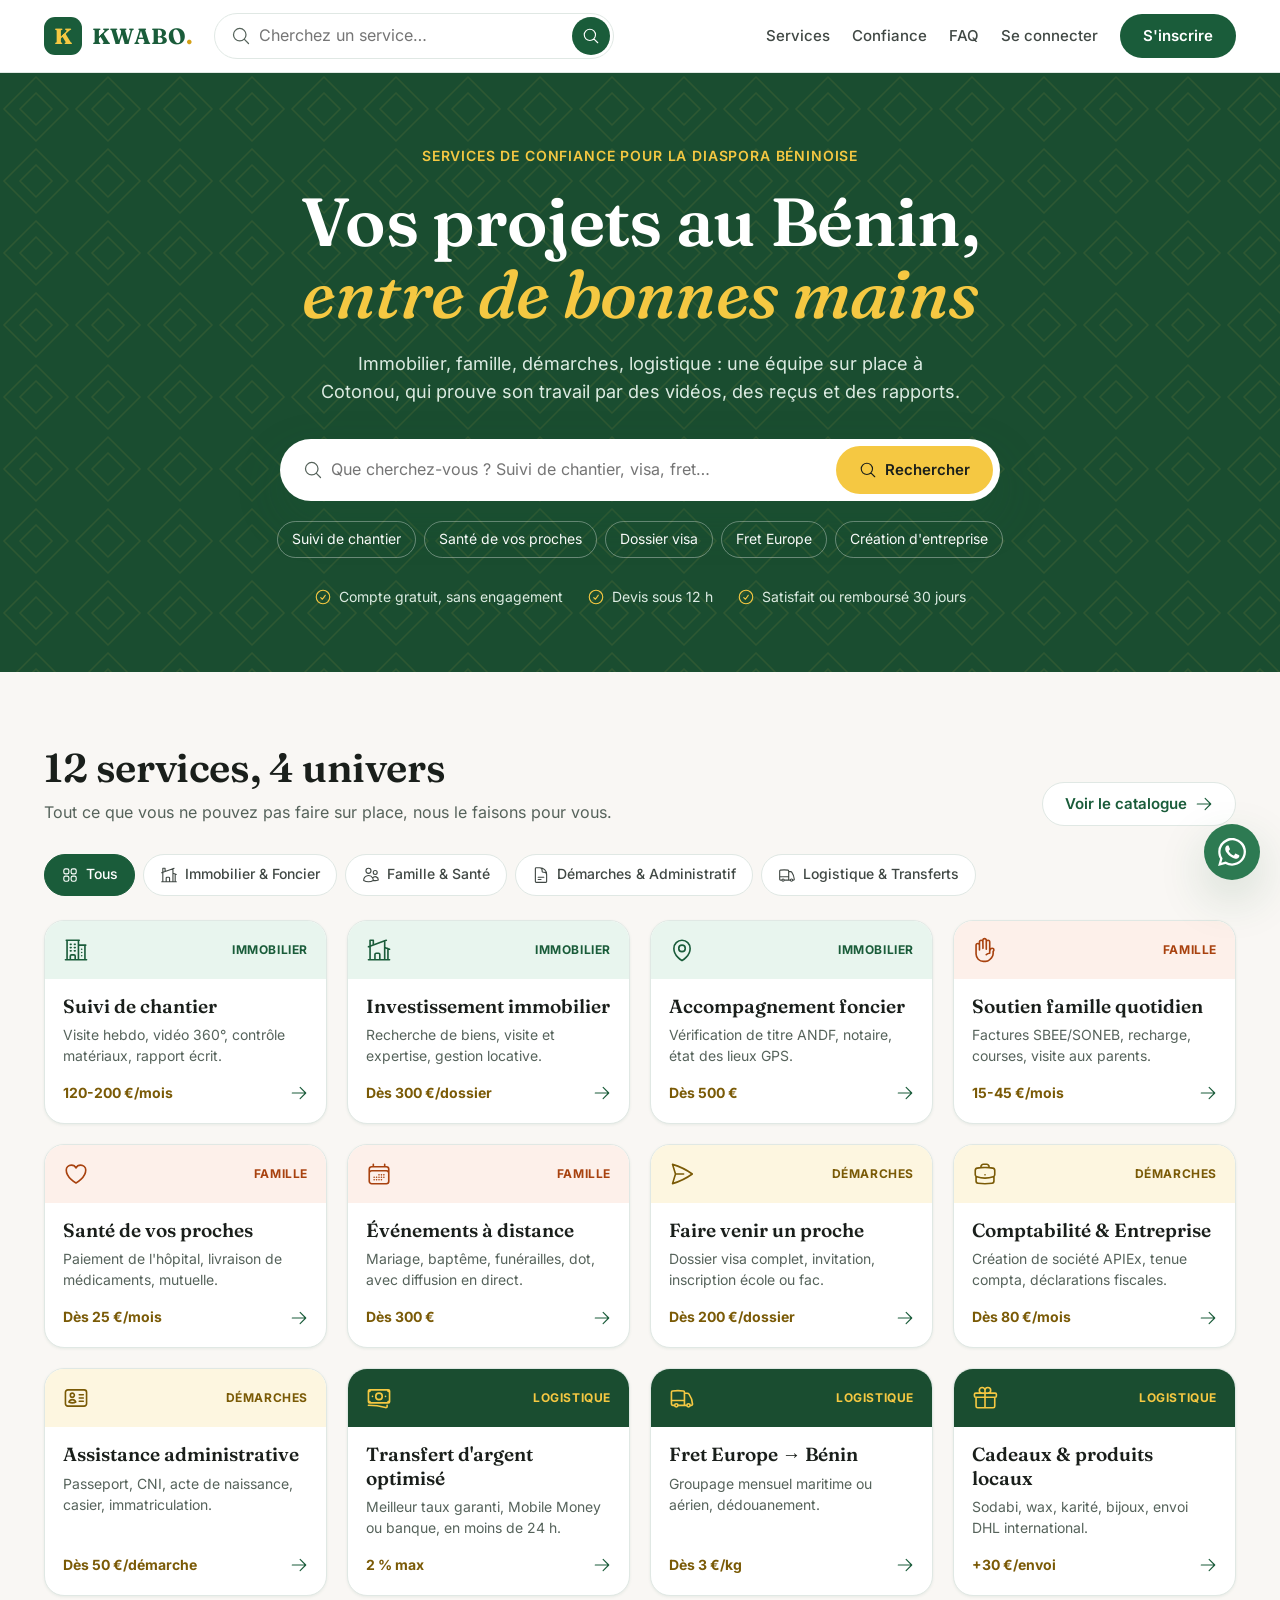
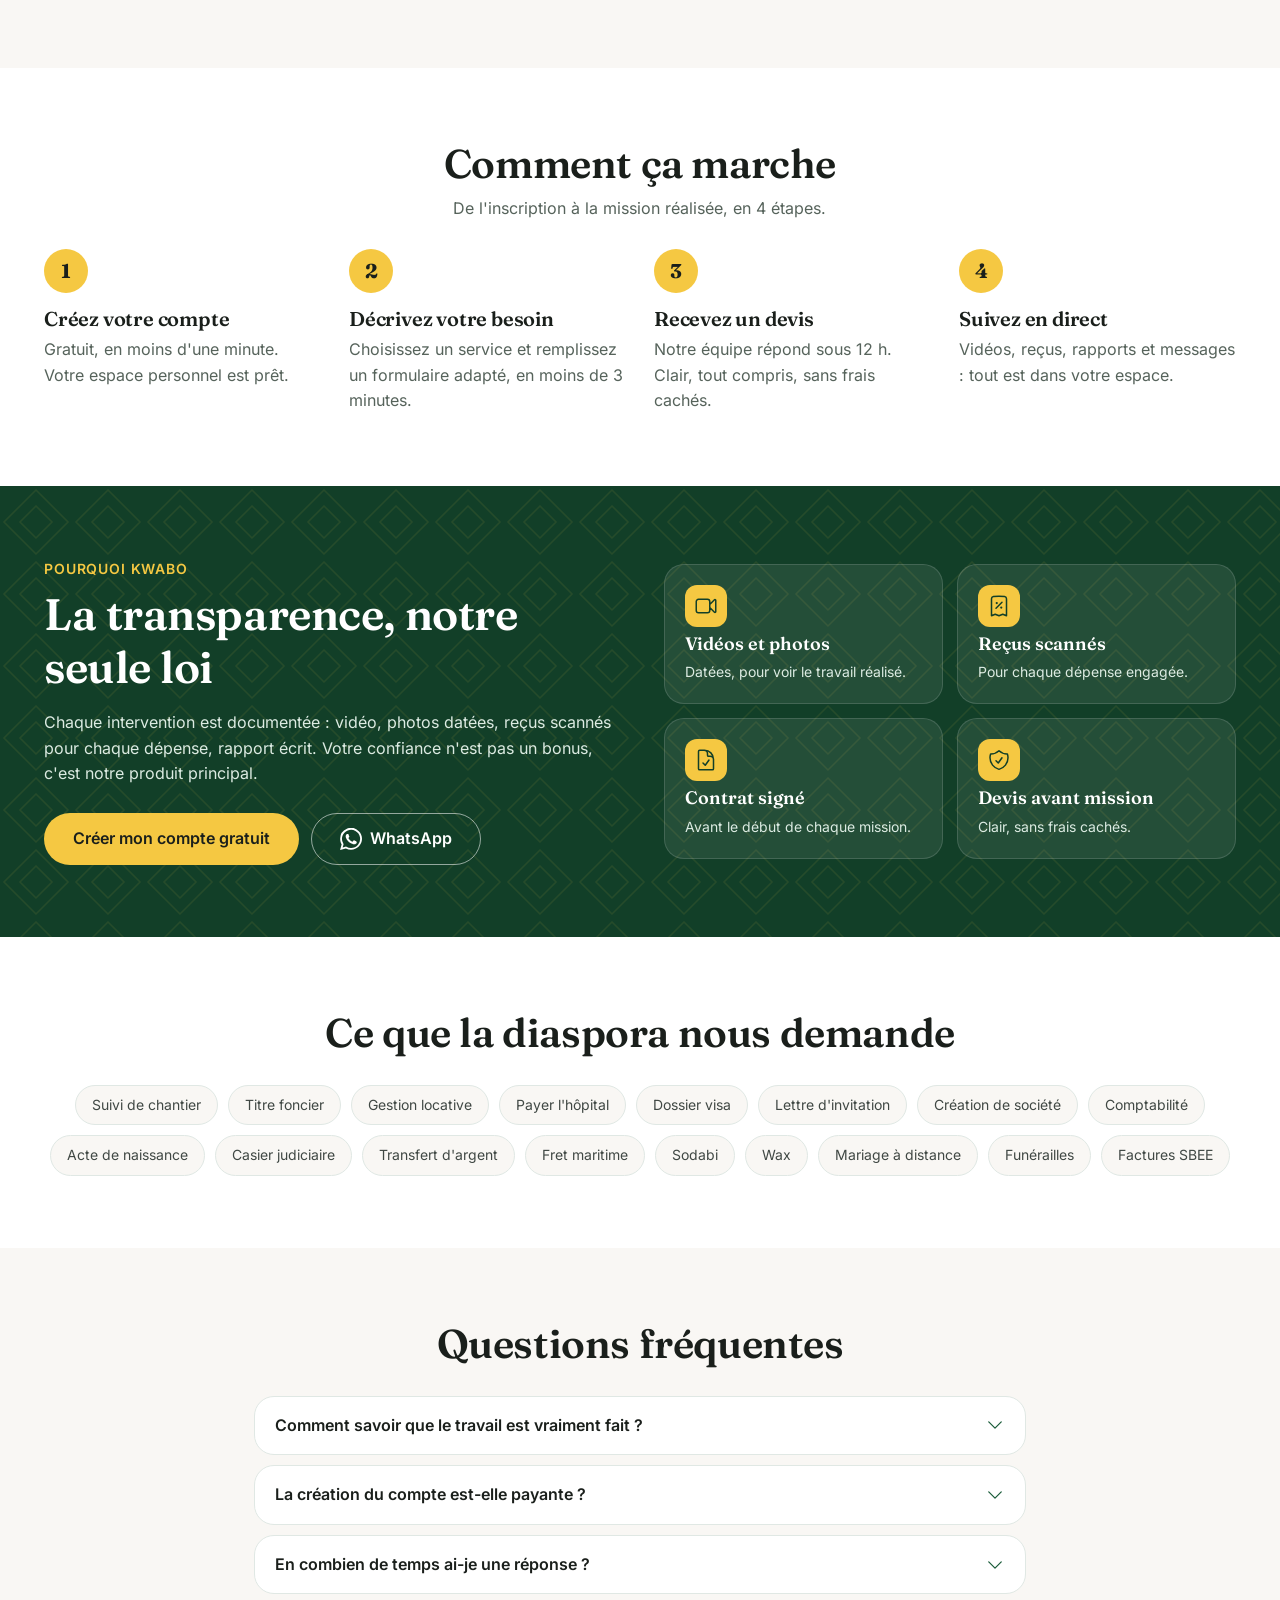
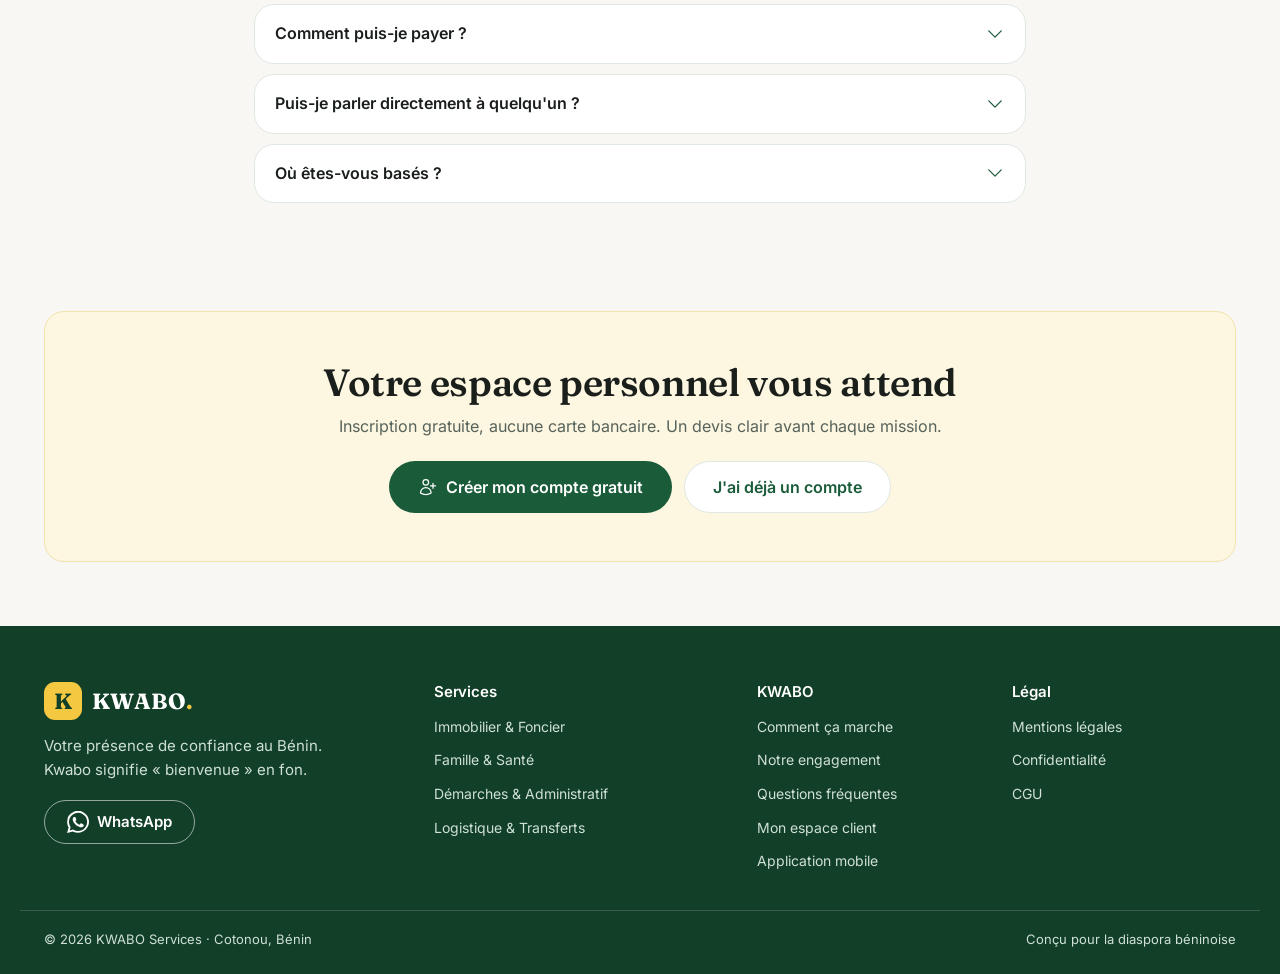
<file: index.html>
<!doctype html>
<html lang="fr" data-app="web">
<head>
    <meta charset="utf-8">
    <meta name="viewport" content="width=device-width, initial-scale=1">
    <title>KWABO · Services de confiance pour la diaspora béninoise</title>
    <meta name="description" content="Suivi de chantier, famille, démarches, fret : votre présence de confiance au Bénin, avec vidéos, reçus et rapports à l'appui.">
    <meta name="theme-color" content="#1A5C3A">
    <link rel="icon" href="assets/favicon.svg" type="image/svg+xml">
    <link rel="stylesheet" href="css/style.css">
</head>
<body>
    <a class="skip-link" href="#main">Aller au contenu</a>
    <div id="root"></div>

    <dialog id="dialog" aria-labelledby="dialog-heading">
        <button class="dialog-close" type="button" data-action="closeDialog" aria-label="Fermer"></button>
        <div id="dialog-body"></div>
    </dialog>
    <div id="toast" class="toast" role="status" aria-live="polite" hidden></div>

    <script src="js/icons.js"></script>
    <script src="js/data.js"></script>
    <script src="js/store.js"></script>
    <script src="js/ui.js"></script>
    <script src="js/shared.js"></script>
    <script src="js/site.js"></script>
    <script src="js/client.js"></script>
    <script src="js/app.js"></script>
    <script src="js/events.js"></script>
</body>
</html>
</file>
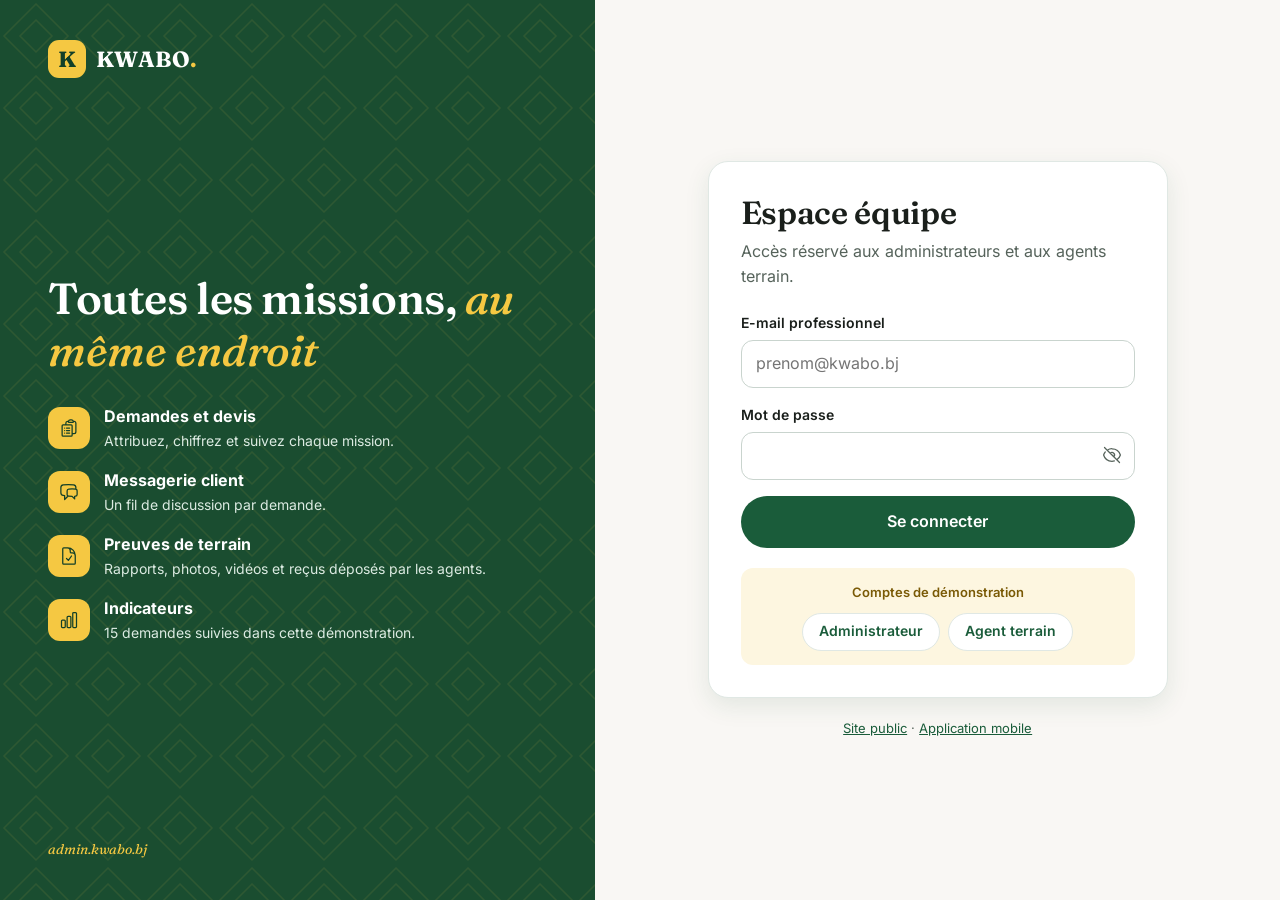
<file: admin.html>
<!doctype html>
<html lang="fr" data-app="admin">
<head>
    <meta charset="utf-8">
    <meta name="viewport" content="width=device-width, initial-scale=1">
    <title>Administration · KWABO</title>
    <meta name="robots" content="noindex">
    <meta name="theme-color" content="#123F28">
    <link rel="icon" href="assets/favicon.svg" type="image/svg+xml">
    <link rel="stylesheet" href="css/style.css">
    <link rel="stylesheet" href="css/admin.css">
</head>
<body>
    <a class="skip-link" href="#main">Aller au contenu</a>
    <div id="root"></div>

    <dialog id="dialog" aria-labelledby="dialog-heading">
        <button class="dialog-close" type="button" data-action="closeDialog" aria-label="Fermer"></button>
        <div id="dialog-body"></div>
    </dialog>
    <div id="toast" class="toast" role="status" aria-live="polite" hidden></div>

    <script src="js/icons.js"></script>
    <script src="js/data.js"></script>
    <script src="js/store.js"></script>
    <script src="js/ui.js"></script>
    <script src="js/shared.js"></script>
    <script src="js/admin.js"></script>
    <script src="js/events.js"></script>
</body>
</html>
</file>
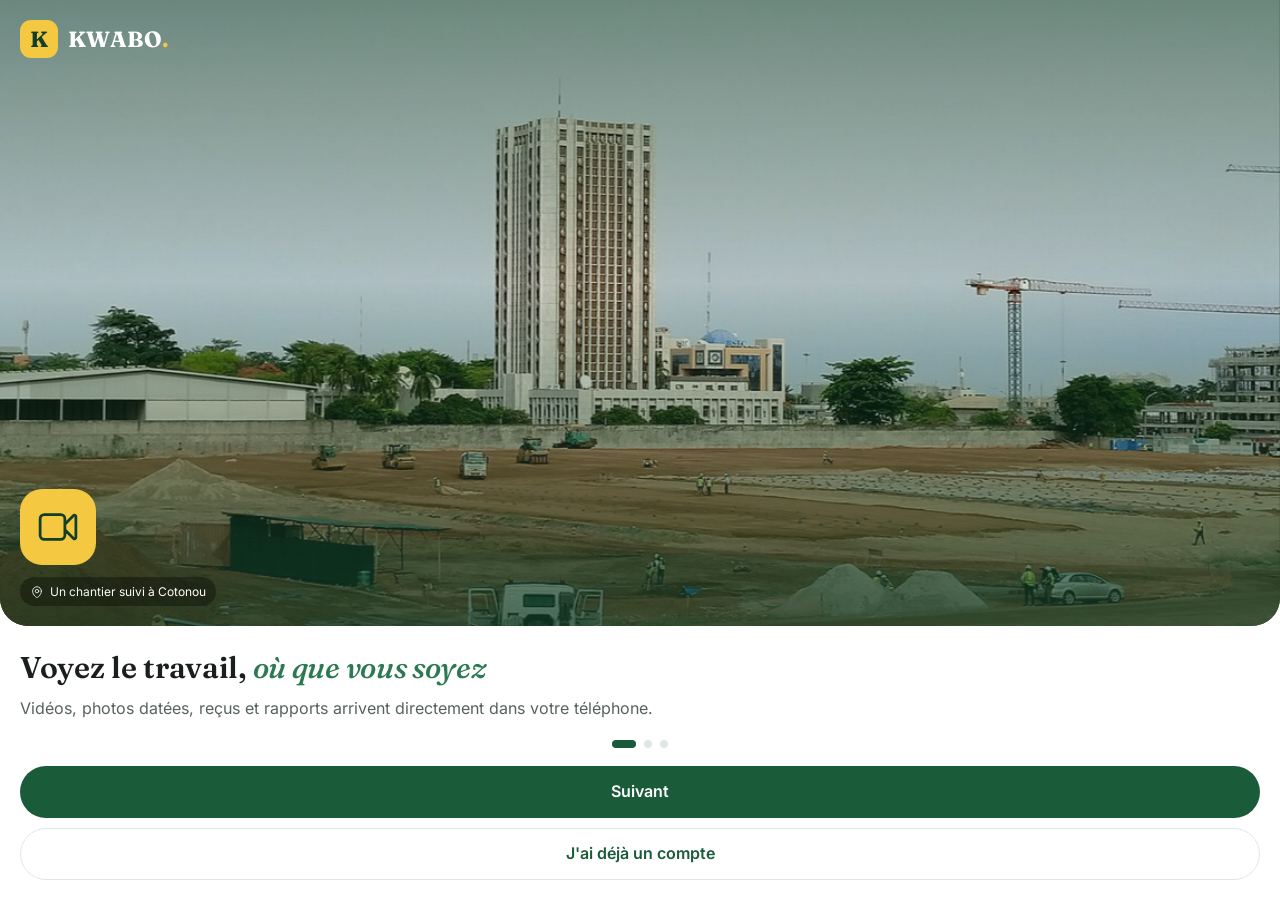
<file: mobile-app.html>
<!doctype html>
<html lang="fr" data-app="mobile">
<head>
    <meta charset="utf-8">
    <meta name="viewport" content="width=device-width, initial-scale=1, viewport-fit=cover">
    <title>KWABO</title>
    <meta name="theme-color" content="#1A4D30">
    <link rel="icon" href="assets/favicon.svg" type="image/svg+xml">
    <link rel="stylesheet" href="css/style.css">
    <link rel="stylesheet" href="css/mobile.css">
</head>
<body>
    <a class="skip-link" href="#main">Aller au contenu</a>
    <div id="root"></div>
    <div id="push" class="m-push-host" aria-live="polite"></div>

    <dialog id="dialog" aria-labelledby="dialog-heading">
        <button class="dialog-close" type="button" data-action="closeDialog" aria-label="Fermer"></button>
        <div id="dialog-body"></div>
    </dialog>
    <div id="toast" class="toast" role="status" aria-live="polite" hidden></div>

    <script src="js/icons.js"></script>
    <script src="js/data.js"></script>
    <script src="js/store.js"></script>
    <script src="js/ui.js"></script>
    <script src="js/shared.js"></script>
    <script src="js/site.js"></script>
    <script src="js/client.js"></script>
    <script src="js/credits.js"></script>
    <script src="js/mobile.js"></script>
    <script src="js/events.js"></script>
</body>
</html>
</file>
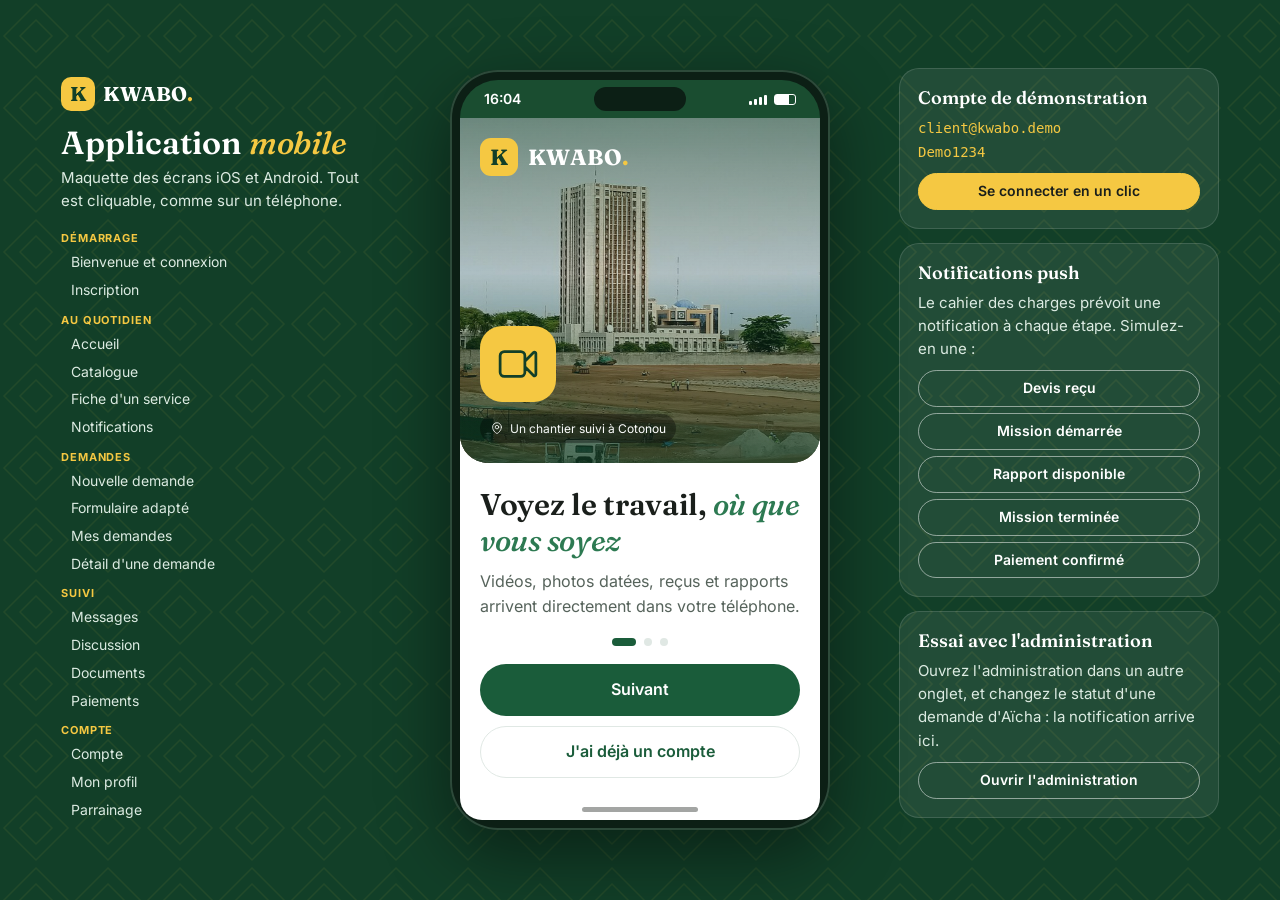
<file: mobile.html>
<!doctype html>
<html lang="fr">
<head>
    <meta charset="utf-8">
    <meta name="viewport" content="width=device-width, initial-scale=1">
    <title>Application mobile · KWABO</title>
    <meta name="theme-color" content="#1A4D30">
    <link rel="icon" href="assets/favicon.svg" type="image/svg+xml">
    <script>
        /* Sur un vrai téléphone, pas de cadre : l'application occupe tout l'écran. */
        if (window.matchMedia('(max-width: 480px)').matches) { location.replace('mobile-app.html'); }
    </script>
    <link rel="stylesheet" href="css/mobile-preview.css">
</head>
<body>
    <div class="preview">
        <aside class="preview-panel" aria-label="Écrans de l'application">
            <a class="preview-logo" href="index.html"><span>K</span>KWABO<i>.</i></a>
            <h1>Application <em>mobile</em></h1>
            <p>Maquette des écrans iOS et Android. Tout est cliquable, comme sur un téléphone.</p>
            <nav id="screens" class="preview-screens"></nav>
        </aside>

        <div class="phone">
            <div class="phone-status" aria-hidden="true"><span id="phone-clock">9:41</span><span class="phone-notch"></span><span class="phone-signal"><i></i><i></i><i></i><i></i><b></b></span></div>
            <iframe id="app" src="mobile-app.html" title="Application mobile KWABO"></iframe>
            <div class="phone-home" aria-hidden="true"></div>
        </div>

        <aside class="preview-panel" aria-label="Essayer l'application">
            <section>
                <h2>Compte de démonstration</h2>
                <p><code>client@kwabo.demo</code><br><code>Demo1234</code></p>
                <button id="demo-login" class="preview-btn preview-btn-gold" type="button">Se connecter en un clic</button>
            </section>
            <section>
                <h2>Notifications push</h2>
                <p>Le cahier des charges prévoit une notification à chaque étape. Simulez-en une :</p>
                <div id="push-buttons" class="preview-buttons"></div>
            </section>
            <section>
                <h2>Essai avec l'administration</h2>
                <p>Ouvrez l'administration dans un autre onglet, et changez le statut d'une demande d'Aïcha : la notification arrive ici.</p>
                <a class="preview-btn" href="admin.html" target="_blank" rel="noopener">Ouvrir l'administration</a>
            </section>
        </aside>
    </div>
    <script src="js/mobile-preview.js"></script>
</body>
</html>
</file>
<file: css/style.css>
/* KWABO : charte du cahier des charges. Vert #1A5C3A, or #D4A017, terracotta #C9561E, crème #F9F7F4. */
@font-face { font-family: 'Fraunces'; src: url('../assets/fonts/fraunces-latin-wght-normal.woff2') format('woff2'); font-weight: 100 900; font-style: normal; font-display: swap; }
@font-face { font-family: 'Fraunces'; src: url('../assets/fonts/fraunces-latin-wght-italic.woff2') format('woff2'); font-weight: 100 900; font-style: italic; font-display: swap; }
@font-face { font-family: 'Inter'; src: url('../assets/fonts/inter-latin-wght-normal.woff2') format('woff2'); font-weight: 100 900; font-style: normal; font-display: swap; }

:root {
    --green: #1a5c3a; --green-dark: #123f28; --green-hero: #1a4d30; --green-mid: #2d7a52; --green-pale: #e8f5ee;
    --gold: #d4a017; --gold-light: #f5c842; --gold-pale: #fdf6e0; --gold-text: #7a5a06;
    --terracotta: #c9561e; --terracotta-text: #a8420f; --terracotta-pale: #fdf0ea;
    --cream: #f9f7f4; --white: #fff; --text: #1a1f1b; --text-mid: #404844; --muted: #56635b; --border: #e0e8e4; --neutral-pale: #eef1ef;
    --r: 12px; --r-card: 20px; --r-pill: 100px;
    --shadow-sm: 0 1px 3px rgba(26, 92, 58, .08); --shadow: 0 8px 24px rgba(26, 92, 58, .10); --shadow-lg: 0 18px 48px rgba(26, 92, 58, .18);
    --display: 'Fraunces', Georgia, serif; --body: 'Inter', system-ui, sans-serif;
    --pattern: url("data:image/svg+xml,%3Csvg xmlns='http://www.w3.org/2000/svg' width='72' height='72' viewBox='0 0 72 72'%3E%3Cg fill='none' stroke='%23f5c842' stroke-opacity='.09' stroke-width='1.5'%3E%3Cpath d='M36 4 68 36 36 68 4 36Z'/%3E%3Cpath d='M36 20 52 36 36 52 20 36Z'/%3E%3C/g%3E%3C/svg%3E");
}

*, *::before, *::after { box-sizing: border-box; }
html { scroll-padding-top: 88px; -webkit-text-size-adjust: 100%; }
body { margin: 0; background: var(--cream); color: var(--text); font: 400 16px/1.6 var(--body); }
h1, h2, h3 { font-family: var(--display); line-height: 1.2; margin: 0; color: var(--text); font-weight: 600; letter-spacing: -.01em; }
p { margin: 0; }
ul, ol { margin: 0; padding: 0; list-style: none; }
a { color: var(--green); }
img, svg { display: block; }
small { font-size: 13px; }
button, input, select, textarea { font: inherit; color: inherit; }
button { cursor: pointer; }
[hidden] { display: none !important; }
main:focus { outline: none; }
:focus-visible { outline: 3px solid var(--terracotta); outline-offset: 2px; }
.icon { flex: none; }
.muted { color: var(--muted); }
.small { font-size: 14px; }
.spacer { height: 32px; }
.sr-only { position: absolute; width: 1px; height: 1px; padding: 0; margin: -1px; overflow: hidden; clip: rect(0, 0, 0, 0); white-space: nowrap; border: 0; }
.print-only { display: none; }
.skip-link { position: fixed; left: 16px; top: -60px; z-index: 100; background: var(--green); color: #fff; padding: 10px 18px; border-radius: var(--r); }
.skip-link:focus { top: 12px; }
.container { width: min(1240px, 100%); margin-inline: auto; padding-inline: 24px; }
.container-narrow { width: min(820px, 100%); }
.stack { display: grid; gap: 20px; align-content: start; min-width: 0; }

/* Boutons */
.btn { display: inline-flex; align-items: center; justify-content: center; gap: 8px; min-height: 44px; padding: 10px 22px; border: 1.5px solid transparent; border-radius: var(--r-pill); font-weight: 600; font-size: 15px; line-height: 1.2; text-decoration: none; background: none; color: var(--text); transition: background-color .15s, border-color .15s, color .15s, box-shadow .15s; white-space: nowrap; }
.btn:disabled { opacity: .5; cursor: not-allowed; }
.btn-primary { background: var(--green); color: #fff; }
.btn-primary:hover { background: var(--green-dark); }
.btn-gold { background: var(--gold-light); color: var(--text); }
.btn-gold:hover { background: var(--gold); }
.btn-ghost { background: #fff; border-color: var(--border); color: var(--green); }
.btn-ghost:hover:not(:disabled) { border-color: var(--green); background: var(--green-pale); }
.btn-danger { background: var(--terracotta-text); color: #fff; }
.btn-danger:hover { background: #8a3509; }
.btn-danger-ghost { background: #fff; border-color: #eccdbd; color: var(--terracotta-text); }
.btn-danger-ghost:hover { background: var(--terracotta-pale); border-color: var(--terracotta); }
.btn-outline-light { border-color: rgba(255, 255, 255, .55); color: #fff; }
.btn-outline-light:hover { background: rgba(255, 255, 255, .12); border-color: #fff; }
.btn-lg { min-height: 52px; padding: 14px 28px; font-size: 16px; }
.btn-sm { min-height: 38px; padding: 7px 16px; font-size: 14px; }
.btn-block { width: 100%; }
.btn-icon { width: 44px; min-width: 44px; padding: 0; }
.btn-row { display: flex; flex-wrap: wrap; gap: 12px; }
.btn-row-center { justify-content: center; }
.link-btn { display: inline-flex; align-items: center; gap: 6px; background: none; border: 0; padding: 8px 0; color: var(--green); text-decoration: underline; font-size: 14px; }
.icon-btn { position: relative; display: inline-grid; place-items: center; width: 44px; height: 44px; flex: none; border: 0; border-radius: var(--r); background: none; color: var(--text-mid); cursor: pointer; }
.icon-btn:hover { background: var(--green-pale); color: var(--green); }

/* Logo, avatars, pastilles */
.logo { display: inline-flex; align-items: center; gap: 10px; text-decoration: none; color: var(--green); }
.logo-mark { display: grid; place-items: center; width: 38px; height: 38px; border-radius: 11px; background: var(--green); color: var(--gold-light); font: 700 22px/1 var(--display); }
.logo-text { font: 700 22px/1 var(--display); letter-spacing: .02em; }
.logo-dot { color: var(--gold); }
.logo-light { color: #fff; }
.logo-light .logo-mark { background: var(--gold-light); color: var(--green-dark); }
.logo-light .logo-dot { color: var(--gold-light); }
.avatar { display: grid; place-items: center; width: 42px; height: 42px; flex: none; border-radius: 50%; background: var(--gold-pale); color: var(--gold-text); font-weight: 700; font-size: 15px; }
.avatar-sm { width: 34px; height: 34px; font-size: 13px; }
.badge { display: inline-flex; align-items: center; gap: 5px; padding: 4px 10px; border-radius: var(--r-pill); font-size: 13px; font-weight: 600; line-height: 1.3; white-space: nowrap; }
.badge-gold { background: var(--gold-pale); color: var(--gold-text); }
.badge-green { background: var(--green-pale); color: var(--green); }
.badge-neutral { background: var(--neutral-pale); color: var(--text-mid); }
.badge-red { background: var(--terracotta-pale); color: var(--terracotta-text); }
.tile { display: inline-grid; place-items: center; width: 44px; height: 44px; flex: none; border-radius: var(--r); background: var(--green-pale); color: var(--green); }
.tile-sm { width: 36px; height: 36px; border-radius: 10px; }
.tile-lg { width: 64px; height: 64px; border-radius: 18px; }
.tile-success { background: var(--green-pale); color: var(--green); }
.count { display: inline-grid; place-items: center; min-width: 22px; height: 22px; padding: 0 6px; border-radius: var(--r-pill); background: var(--gold-light); color: var(--text); font-size: 12px; font-weight: 700; margin-left: auto; }
.count-gold { margin-left: 0; }
.dot-count { position: absolute; top: 4px; right: 4px; display: grid; place-items: center; min-width: 18px; height: 18px; padding: 0 4px; border-radius: var(--r-pill); background: var(--terracotta-text); color: #fff; font-size: 11px; font-weight: 700; }

/* Univers : une couleur de la charte par univers */
.cat-immobilier { background: var(--green-pale); color: var(--green); }
.cat-famille { background: var(--terracotta-pale); color: var(--terracotta-text); }
.cat-demarches { background: var(--gold-pale); color: var(--gold-text); }
.cat-logistique { background: var(--green-hero); color: var(--gold-light); }

/* Formulaires */
.field { display: grid; gap: 6px; margin-bottom: 16px; min-width: 0; align-content: start; }
.field label { font-weight: 600; font-size: 14px; }
.optional { color: var(--muted); font-weight: 400; }
input:not([type="checkbox"], [type="radio"], [type="file"]), select, textarea { width: 100%; min-height: 46px; padding: 10px 14px; border: 1.5px solid #c9d4ce; border-radius: var(--r); background: #fff; }
input[readonly] { background: var(--neutral-pale); color: var(--text-mid); }
textarea { resize: vertical; line-height: 1.5; }
input[type="file"] { width: 100%; padding: 8px; border: 1.5px dashed #c9d4ce; border-radius: var(--r); background: #fff; font-size: 14px; }
input:focus-visible, select:focus-visible, textarea:focus-visible { outline: 2px solid var(--green); outline-offset: 0; border-color: var(--green); }
[aria-invalid="true"] { border-color: var(--terracotta-text) !important; }
.hint { color: var(--muted); font-size: 13px; }
.error { color: var(--terracotta-text); font-size: 13px; font-weight: 600; }
.form-error { background: var(--terracotta-pale); color: var(--terracotta-text); font-weight: 600; font-size: 14px; padding: 10px 14px; border-radius: var(--r); margin-bottom: 16px; }
.form-grid { display: grid; grid-template-columns: 1fr 1fr; gap: 0 16px; }
.form-grid-phone { grid-template-columns: 112px 1fr; }
.form-grid-auto { grid-template-columns: repeat(auto-fit, minmax(240px, 1fr)); }
.form-section { margin: 12px 0 16px; padding-top: 20px; border-top: 1px solid var(--border); }
.form-card h2 { margin-bottom: 16px; }
.form-actions { display: flex; flex-wrap: wrap; justify-content: space-between; gap: 12px; margin-top: 8px; }
.form-row-between { display: flex; flex-wrap: wrap; justify-content: space-between; align-items: center; gap: 8px; margin-bottom: 18px; font-size: 14px; }
.check { display: inline-flex; align-items: center; gap: 8px; font-size: 14px; cursor: pointer; }
.check-top { align-items: flex-start; margin-bottom: 8px; }
.check input { width: 18px; height: 18px; flex: none; accent-color: var(--green); margin: 2px 0 0; }
#f-terms-error { margin-bottom: 12px; }
.input-with-button { position: relative; display: block; }
.input-with-button input { padding-right: 50px; }
.eye { position: absolute; top: 1px; right: 1px; display: grid; place-items: center; width: 44px; height: 44px; border: 0; background: none; color: var(--muted); border-radius: var(--r); }
.eye:hover { color: var(--green); }
.select-inline { width: auto; min-width: 180px; }

/* Recherche */
.search { position: relative; display: flex; align-items: center; gap: 8px; background: #fff; border: 1.5px solid var(--border); border-radius: var(--r-pill); padding: 3px 3px 3px 16px; }
.search > .icon { color: var(--muted); }
.search input { border: 0 !important; min-height: 38px !important; padding: 0 !important; background: none; min-width: 0; flex: 1; }
.search input:focus-visible { outline: none; }
.search:focus-within { border-color: var(--green); box-shadow: 0 0 0 2px var(--green); }
.search .btn-icon { width: 38px; min-width: 38px; min-height: 38px; }
.search-lg { padding: 6px 6px 6px 22px; box-shadow: var(--shadow-lg); border-color: transparent; }
.search-lg input { min-height: 48px !important; font-size: 16px; color: var(--text); }
.search-lg .btn { min-height: 48px; }
.search-results { position: absolute; z-index: 30; top: calc(100% + 8px); left: 0; right: 0; background: #fff; border-radius: var(--r-card); box-shadow: var(--shadow-lg); padding: 8px; text-align: left; border: 1px solid var(--border); }
.search-result { display: flex; align-items: center; gap: 12px; padding: 9px 10px; border-radius: var(--r); text-decoration: none; color: var(--text); }
.search-result:hover, .search-result:focus-visible { background: var(--green-pale); }
.search-result strong { display: block; font-size: 15px; line-height: 1.3; }
.search-result small { color: var(--muted); }
.search-empty { padding: 12px; color: var(--text-mid); font-size: 14px; }
.search-field { position: relative; flex: 1; min-width: min(280px, 100%); }
.search-field > .icon { position: absolute; left: 14px; top: 14px; color: var(--muted); pointer-events: none; }
.search-field input { padding-left: 40px !important; }

/* En-tête du site */
.site-header { position: sticky; top: 0; z-index: 40; background: rgba(255, 255, 255, .97); border-bottom: 1px solid var(--border); }
.site-header-inner { display: flex; align-items: center; gap: 20px; height: 72px; }
.site-header-search { flex: 1; max-width: 400px; }
.site-nav { display: flex; align-items: center; gap: 22px; margin-left: auto; }
.site-nav > a:not(.btn, .user-pill) { color: var(--text-mid); text-decoration: none; font-weight: 500; font-size: 15px; white-space: nowrap; }
.site-nav > a:not(.btn, .user-pill):hover { color: var(--green); }
.user-pill { display: inline-flex; align-items: center; gap: 8px; text-decoration: none; font-weight: 600; font-size: 15px; white-space: nowrap; }
.menu-toggle { display: none; margin-left: auto; width: 44px; height: 44px; border: 0; background: none; place-items: center; color: var(--green); }

/* Accueil */
.hero { background: var(--green-hero) var(--pattern); color: #fff; }
.hero-inner { display: flex; flex-direction: column; align-items: center; text-align: center; padding-block: 72px 64px; }
.hero-eyebrow { color: var(--gold-light); font-weight: 600; font-size: 14px; letter-spacing: .06em; text-transform: uppercase; margin-bottom: 18px; }
.hero h1 { color: #fff; font-size: clamp(38px, 6vw, 68px); line-height: 1.06; font-weight: 600; }
.hero h1 em { color: var(--gold-light); font-weight: 500; }
.hero-sub { max-width: 640px; margin-top: 20px; font-size: 18px; color: #dcebe2; }
.hero .search-lg { width: min(720px, 100%); margin-top: 32px; }
.hero-tags { display: flex; flex-wrap: wrap; justify-content: center; gap: 8px; margin-top: 20px; }
.hero-tags a { padding: 6px 14px; border: 1px solid rgba(255, 255, 255, .35); border-radius: var(--r-pill); color: #fff; text-decoration: none; font-size: 14px; }
.hero-tags a:hover { background: rgba(255, 255, 255, .14); }
.hero-checks { display: flex; flex-wrap: wrap; justify-content: center; gap: 8px 24px; margin-top: 28px; font-size: 14px; color: #dcebe2; }
.hero-checks li { display: inline-flex; align-items: center; gap: 7px; }
.hero-checks .icon { color: var(--gold-light); }
.section { padding-block: 72px; }
.section-tight { padding-block: 36px 64px; }
.section-white { background: #fff; }
.section-head { display: flex; flex-wrap: wrap; justify-content: space-between; align-items: end; gap: 16px; margin-bottom: 28px; }
.section-head-center { justify-content: center; text-align: center; }
.section-head h2 { font-size: clamp(28px, 4vw, 40px); }
.section-head p { margin-top: 8px; }
.chips { display: flex; flex-wrap: wrap; gap: 8px; margin-bottom: 24px; }
.chip { display: inline-flex; align-items: center; gap: 7px; min-height: 42px; padding: 8px 16px; border: 1.5px solid var(--border); border-radius: var(--r-pill); background: #fff; color: var(--text-mid); font-weight: 500; font-size: 14px; }
.chip:hover { border-color: var(--green); color: var(--green); }
.chip[aria-pressed="true"] { background: var(--green); border-color: var(--green); color: #fff; }
.chip-count { font-size: 12px; opacity: .8; }
.service-grid { display: grid; grid-template-columns: repeat(auto-fill, minmax(270px, 1fr)); gap: 20px; }
.service-card { display: flex; flex-direction: column; background: #fff; border-radius: var(--r-card); box-shadow: var(--shadow-sm); border: 1px solid var(--border); text-decoration: none; color: var(--text); overflow: hidden; transition: transform .15s, box-shadow .15s; }
.service-card:hover { transform: translateY(-3px); box-shadow: var(--shadow); }
.service-card-top { display: flex; align-items: center; justify-content: space-between; padding: 16px 18px; }
.service-card-cat { font-size: 12px; font-weight: 700; letter-spacing: .05em; text-transform: uppercase; }
.service-card-body { display: flex; flex-direction: column; gap: 6px; padding: 16px 18px 18px; flex: 1; }
.service-card-body strong { font: 600 19px/1.25 var(--display); }
.service-card-body .muted { font-size: 14px; line-height: 1.5; flex: 1; }
.service-card-foot { display: flex; align-items: center; justify-content: space-between; margin-top: 10px; color: var(--green); }
.price { color: var(--gold-text); font-weight: 700; font-size: 14px; }
.steps { display: grid; grid-template-columns: repeat(4, 1fr); gap: 28px; counter-reset: none; }
.steps li { position: relative; }
.steps h3 { margin: 14px 0 6px; font-size: 20px; }
.step-num { display: grid; place-items: center; width: 44px; height: 44px; border-radius: 50%; background: var(--gold-light); color: var(--text); font: 700 20px/1 var(--display); }
.trust-section { background: var(--green-dark) var(--pattern); color: #dcebe2; }
.trust-grid { display: grid; grid-template-columns: 1fr 1fr; gap: 48px; align-items: center; }
.trust-section h2 { color: #fff; font-size: clamp(30px, 4vw, 44px); margin: 8px 0 16px; }
.eyebrow-gold { color: var(--gold-light); font-weight: 600; font-size: 14px; letter-spacing: .06em; text-transform: uppercase; }
.trust-section .btn-row { margin-top: 26px; }
.trust-cards { display: grid; grid-template-columns: 1fr 1fr; gap: 14px; }
.trust-cards li { display: grid; gap: 6px; padding: 20px; background: rgba(255, 255, 255, .08); border: 1px solid rgba(255, 255, 255, .14); border-radius: var(--r-card); }
.trust-cards strong { color: #fff; font: 600 18px/1.25 var(--display); }
.trust-cards li > span:last-child { font-size: 14px; }
.trust-card-icon { display: inline-grid; place-items: center; width: 42px; height: 42px; flex: none; border-radius: var(--r); background: var(--gold-light); color: var(--green-dark); }
.trust-strip { display: grid; grid-template-columns: repeat(auto-fit, minmax(220px, 1fr)); gap: 14px; }
.trust-strip li { display: flex; gap: 12px; align-items: center; padding: 14px; background: #fff; border: 1px solid var(--border); border-radius: var(--r-card); }
.trust-strip strong, .trust-strip small { display: block; }
.trust-strip strong { font-size: 14px; line-height: 1.3; }
.trust-strip small { color: var(--muted); line-height: 1.35; }
.tag-cloud { display: flex; flex-wrap: wrap; justify-content: center; gap: 10px; }
.tag-cloud a { padding: 8px 16px; border-radius: var(--r-pill); background: var(--cream); color: var(--text-mid); text-decoration: none; font-size: 14px; border: 1px solid var(--border); }
.tag-cloud a:hover { background: var(--green-pale); color: var(--green); border-color: var(--green); }
.faq { display: grid; gap: 10px; }
.faq details { background: #fff; border: 1px solid var(--border); border-radius: var(--r-card); }
.faq summary { display: flex; justify-content: space-between; align-items: center; gap: 12px; padding: 16px 20px; font-weight: 600; cursor: pointer; list-style: none; }
.faq summary::-webkit-details-marker { display: none; }
.faq summary .icon { color: var(--green); transition: transform .15s; }
.faq details[open] summary .icon { transform: rotate(180deg); }
.faq p { padding: 0 20px 18px; color: var(--text-mid); }
.cta-box { text-align: center; background: var(--gold-pale); border: 1px solid #f1e3ae; border-radius: var(--r-card); padding: 48px 24px; }
.cta-box h2 { font-size: clamp(26px, 4vw, 38px); margin-bottom: 8px; }
.cta-box .btn-row { margin-top: 22px; }

/* Pages intérieures du site */
.page-banner { background: var(--green-hero) var(--pattern); color: #dcebe2; padding-block: 44px; }
.page-banner h1 { color: #fff; font-size: clamp(32px, 5vw, 48px); }
.page-banner p { margin-top: 8px; font-size: 17px; max-width: 680px; }
.page-banner .breadcrumb { color: var(--gold-light); }
.cat-banner.cat-immobilier, .cat-banner.cat-famille, .cat-banner.cat-demarches, .cat-banner.cat-logistique { background: var(--green-hero) var(--pattern); color: #dcebe2; }
.breadcrumb { display: inline-flex; align-items: center; gap: 6px; margin-bottom: 14px; font-size: 14px; font-weight: 500; text-decoration: none; }
.breadcrumb:hover { text-decoration: underline; }
.toolbar { display: flex; flex-wrap: wrap; gap: 12px; align-items: center; margin-bottom: 16px; }
.field-inline { flex: 1; min-width: min(280px, 100%); max-width: 520px; }
.result-count { font-size: 14px; margin-bottom: 14px; }
.detail-grid { display: grid; grid-template-columns: minmax(0, 1fr) 360px; gap: 20px; align-items: start; }
.detail-grid > div:first-child > .card + .card { margin-top: 20px; }
.detail-grid > div:first-child > .trust-strip { margin-top: 20px; }
.detail-grid > div.stack > * + * { margin-top: 0 !important; }
.card { background: #fff; border: 1px solid var(--border); border-radius: var(--r-card); box-shadow: var(--shadow-sm); padding: 22px; min-width: 0; }
.card h2 { font-size: 20px; margin-bottom: 12px; }
.card h3 { font-size: 16px; margin: 16px 0 8px; }
.card-head { display: flex; justify-content: space-between; align-items: center; gap: 12px; margin-bottom: 12px; }
.card-head h2 { margin: 0; }
.card-head > a { font-size: 14px; font-weight: 600; white-space: nowrap; }
.card-soft { background: var(--green-pale); border-color: #d2e8db; box-shadow: none; }
.card-soft h2 { display: flex; align-items: center; gap: 8px; }
.card-soft .muted { color: var(--text-mid); }
.card-lead { font-weight: 600; margin-bottom: 14px; }
.card-link { display: flex; align-items: center; gap: 12px; text-decoration: none; color: var(--green); }
.card-link strong, .card-link small { display: block; }
.card-link small { color: var(--muted); }
.check-list { display: grid; gap: 10px; }
.check-list li { display: flex; gap: 10px; align-items: flex-start; }
.check-list .icon { color: var(--green); margin-top: 2px; }
.mini-steps { counter-reset: mini; display: grid; gap: 10px; }
.mini-steps li { counter-increment: mini; display: flex; gap: 10px; align-items: baseline; }
.mini-steps li::before { content: counter(mini); display: inline-grid; place-items: center; flex: none; width: 24px; height: 24px; border-radius: 50%; background: var(--green-pale); color: var(--green); font-weight: 700; font-size: 13px; }
.price-card { position: sticky; top: 92px; display: grid; gap: 10px; }
.price-big { font: 600 30px/1.15 var(--display); color: var(--green); }
.legal h2 { margin-top: 22px; margin-bottom: 6px; font-size: 19px; }
.notice { display: flex; gap: 10px; align-items: flex-start; padding: 12px 14px; border-radius: var(--r); background: var(--gold-pale); color: var(--gold-text); font-size: 14px; margin-bottom: 16px; }
.notice .icon { margin-top: 1px; }
.notice-red { background: var(--terracotta-pale); color: var(--terracotta-text); margin: 0; }
.empty { display: grid; justify-items: center; gap: 8px; padding: 36px 16px; text-align: center; }
.empty h3 { font-size: 20px; margin-top: 6px; }
.empty .btn { margin-top: 10px; }
.pagination { display: flex; flex-wrap: wrap; justify-content: space-between; align-items: center; gap: 10px; margin-top: 16px; padding-top: 14px; border-top: 1px solid var(--border); }
.pagination .muted { font-size: 14px; }

/* Pied de page et WhatsApp */
.site-footer { background: var(--green-dark); color: #cfe0d6; padding-block: 56px 24px; }
.footer-grid { display: grid; grid-template-columns: 1.6fr 1.3fr 1fr 1fr; gap: 32px; }
.footer-brand p { margin: 14px 0 18px; max-width: 320px; font-size: 15px; }
.site-footer h3 { color: #fff; font: 600 15px/1.3 var(--body); margin-bottom: 12px; }
.site-footer ul { display: grid; gap: 8px; }
.site-footer ul a { color: #cfe0d6; text-decoration: none; font-size: 14px; }
.site-footer ul a:hover { color: #fff; text-decoration: underline; }
.footer-bottom { display: flex; flex-wrap: wrap; justify-content: space-between; gap: 8px; margin-top: 36px; padding-top: 18px; border-top: 1px solid rgba(255, 255, 255, .16); font-size: 13px; }
.site-footer :focus-visible, .hero :focus-visible, .trust-section :focus-visible, .page-banner :focus-visible, .sidebar :focus-visible, .welcome :focus-visible, .auth-aside :focus-visible { outline-color: var(--gold-light); }
.wa-float { position: fixed; right: 20px; bottom: 20px; z-index: 35; display: grid; place-items: center; width: 56px; height: 56px; border-radius: 50%; background: var(--green-mid); color: #fff; box-shadow: var(--shadow-lg); }
.wa-float:hover { background: var(--green); }
.wa-float .icon { width: 28px; height: 28px; }

/* Connexion */
.auth { display: grid; grid-template-columns: minmax(380px, 1fr) minmax(0, 1.15fr); min-height: 100vh; }
.auth-aside { display: flex; flex-direction: column; justify-content: space-between; gap: 32px; padding: 40px 48px; background: var(--green-hero) var(--pattern); color: #dcebe2; }
.auth-aside h2 { color: #fff; font-size: clamp(30px, 3.4vw, 44px); margin-bottom: 28px; }
.auth-aside h2 em { color: var(--gold-light); font-weight: 500; }
.auth-points { display: grid; gap: 16px; }
.auth-points li { display: flex; gap: 14px; align-items: center; }
.auth-points strong, .auth-points small { display: block; }
.auth-points strong { color: #fff; }
.auth-points small { font-size: 14px; }
.auth-foot { font-size: 14px; font-style: italic; font-family: var(--display); color: var(--gold-light); }
.auth-main { display: flex; flex-direction: column; align-items: center; justify-content: center; padding: 32px 20px; }
.auth-mobile-logo { display: none; margin-bottom: 20px; }
.auth-card { width: min(460px, 100%); background: #fff; border: 1px solid var(--border); border-radius: var(--r-card); box-shadow: var(--shadow); padding: 32px; }
.auth-card h1 { font-size: 32px; margin-bottom: 6px; }
.auth-card .tile-lg { margin-bottom: 14px; }
.auth-card > .muted { margin-bottom: 22px; }
.auth-card > .notice { margin-top: 12px; }
.auth-switch { text-align: center; margin-top: 18px; font-size: 14px; }
.auth-legal { margin-top: 20px; font-size: 13px; color: var(--muted); }
.demo-accounts { margin-top: 20px; padding: 14px; border-radius: var(--r); background: var(--gold-pale); text-align: center; }
.demo-accounts > p { font-size: 13px; font-weight: 600; color: var(--gold-text); margin-bottom: 10px; }
.demo-accounts > div { display: flex; flex-wrap: wrap; justify-content: center; gap: 8px; }

/* Espaces connectés */
.app { display: grid; grid-template-columns: 264px minmax(0, 1fr); min-height: 100vh; }
.sidebar { position: sticky; top: 0; height: 100vh; display: flex; flex-direction: column; gap: 18px; padding: 20px 14px; background: var(--green-dark) var(--pattern); color: #dcebe2; overflow-y: auto; }
.sidebar-top { display: flex; justify-content: space-between; align-items: center; padding: 4px 8px; }
.sidebar-close { display: none; width: 44px; height: 44px; border: 0; background: none; color: #fff; place-items: center; }
.side-nav { display: grid; gap: 3px; align-content: start; flex: 1; }
.side-link { display: flex; align-items: center; gap: 12px; width: 100%; min-height: 44px; padding: 9px 12px; border: 0; background: none; border-radius: var(--r); color: #dcebe2; text-decoration: none; font-size: 15px; font-weight: 500; text-align: left; }
.side-link:hover { background: rgba(255, 255, 255, .1); color: #fff; }
.side-link[aria-current="page"] { background: var(--gold-light); color: var(--green-dark); font-weight: 600; }
.side-link[aria-current="page"] .count { background: var(--green-dark); color: #fff; }
.sidebar-foot { display: grid; gap: 8px; padding-top: 14px; border-top: 1px solid rgba(255, 255, 255, .16); }
.side-whatsapp { display: flex; align-items: center; gap: 10px; padding: 9px 12px; border-radius: var(--r); background: rgba(255, 255, 255, .1); color: #fff; text-decoration: none; font-weight: 600; font-size: 15px; }
.side-whatsapp:hover { background: rgba(255, 255, 255, .18); }
.side-user { display: flex; align-items: center; gap: 10px; padding: 6px 8px; min-width: 0; }
.side-user > span:last-child { min-width: 0; }
.side-user strong, .side-user small { display: block; overflow: hidden; text-overflow: ellipsis; white-space: nowrap; }
.side-user strong { color: #fff; font-size: 14px; line-height: 1.3; }
.side-user small { font-size: 12px; }
.side-legal { padding: 0 12px; font-size: 12px; }
.side-legal a { color: #dcebe2; }
.sidebar-overlay { display: none; }
.card > .muted + .btn, .card > .muted + .btn-row { margin-top: 14px; }
.card > .tile { margin-bottom: 12px; }
.card > .price { margin-bottom: 14px; }
.table td[data-label="Facture"], .table td[data-label="Date"] { white-space: nowrap; }
.app-main { min-width: 0; display: flex; flex-direction: column; }
.topbar { position: sticky; top: 0; z-index: 20; display: flex; align-items: center; gap: 12px; min-height: 72px; padding: 10px 28px; background: rgba(249, 247, 244, .97); border-bottom: 1px solid var(--border); }
.topbar-title { min-width: 0; flex: 1; }
.topbar h1 { font-size: 26px; overflow: hidden; text-overflow: ellipsis; white-space: nowrap; }
.topbar p { color: var(--muted); font-size: 14px; line-height: 1.3; overflow: hidden; text-overflow: ellipsis; white-space: nowrap; }
.topbar-actions { display: flex; align-items: center; gap: 8px; flex: none; }
.menu-btn { display: none; }
.app-content { padding: 24px 28px 48px; display: grid; gap: 20px; align-content: start; min-width: 0; }
.app-content > .breadcrumb { margin-bottom: -6px; }
.app-content > .chips, .app-content > .toolbar { margin-bottom: 0; }
.tabbar { display: none; }
.welcome { display: flex; flex-wrap: wrap; align-items: center; justify-content: space-between; gap: 18px; padding: 26px 28px; border-radius: var(--r-card); background: var(--green-hero) var(--pattern); color: #dcebe2; }
.welcome h2 { color: #fff; font-size: 30px; margin-bottom: 4px; }
.welcome .referral-code { color: var(--gold-light); font: 600 34px/1.2 var(--display); letter-spacing: .03em; }
.stats { display: grid; grid-template-columns: repeat(4, 1fr); gap: 14px; }
.stats-3 { grid-template-columns: repeat(3, 1fr); }
.stat { display: grid; grid-template-columns: auto 1fr; align-items: center; column-gap: 12px; padding: 16px 18px; background: #fff; border: 1px solid var(--border); border-radius: var(--r-card); box-shadow: var(--shadow-sm); }
.stat strong { font: 600 28px/1.15 var(--display); text-align: right; white-space: nowrap; }
.stat > span:last-child { grid-column: 1 / -1; margin-top: 8px; font-size: 14px; color: var(--muted); }
.stat-gold .tile { background: var(--gold-pale); color: var(--gold-text); }
.stat-neutral .tile { background: var(--neutral-pale); color: var(--text-mid); }
.alert { display: flex; align-items: center; gap: 14px; padding: 14px 18px; background: var(--gold-pale); border: 1px solid #f1e3ae; border-radius: var(--r-card); }
.alert p { flex: 1; font-size: 15px; min-width: 0; }
.alert small { color: var(--text-mid); }
.alert .tile { background: #fff; color: var(--gold-text); }
.dash-grid { display: grid; grid-template-columns: minmax(0, 1.6fr) minmax(0, 1fr); gap: 20px; align-items: start; }
.dash-grid-even { grid-template-columns: minmax(0, 1fr) minmax(0, 1fr); }
.section-in-app { min-width: 0; }
.section-in-app h2 { font-size: 20px; }
.service-grid-compact { grid-template-columns: repeat(auto-fill, minmax(220px, 1fr)); gap: 14px; }
.request-list { display: grid; }
.request-row { display: flex; align-items: center; gap: 14px; padding: 12px 8px; text-decoration: none; color: var(--text); border-bottom: 1px solid var(--border); }
.request-row:last-child { border-bottom: 0; }
.request-row:hover { background: var(--cream); }
.request-row-main { flex: 1; min-width: 0; }
.request-row-main strong { display: block; line-height: 1.35; }
.request-row-main small { color: var(--muted); }
.request-row-side { display: flex; align-items: center; flex-wrap: wrap; justify-content: flex-end; gap: 8px; color: var(--muted); }
.last-event { display: flex; gap: 7px; align-items: center; font-size: 14px; margin-top: 14px; }
.status-steps { display: flex; gap: 8px; }
.status-steps li { position: relative; flex: 1; display: flex; flex-direction: column; align-items: center; gap: 7px; font-size: 14px; color: var(--muted); text-align: center; }
.status-steps li:not(:first-child)::before { content: ''; position: absolute; top: 15px; right: 50%; width: calc(100% + 8px); height: 2px; background: var(--border); }
.status-steps li.is-done:not(:first-child)::before, .status-steps li.is-current:not(:first-child)::before { background: var(--green); }
.status-step-dot { position: relative; z-index: 1; display: grid; place-items: center; width: 32px; height: 32px; border-radius: 50%; background: var(--neutral-pale); color: var(--muted); }
.is-done .status-step-dot { background: var(--green); color: #fff; }
.is-current .status-step-dot { background: var(--gold-light); color: var(--text); box-shadow: 0 0 0 4px var(--gold-pale); }
.is-current, .is-done { color: var(--text); font-weight: 600; }
.status-steps .is-current, .status-steps .is-done { color: var(--text); }
.wizard { display: flex; flex-wrap: wrap; gap: 8px 24px; }
.wizard li { display: inline-flex; align-items: center; gap: 8px; color: var(--muted); font-size: 14px; }
.wizard li > span { display: grid; place-items: center; width: 28px; height: 28px; border-radius: 50%; background: var(--neutral-pale); font-weight: 700; font-size: 13px; }
.wizard .is-current > span { background: var(--gold-light); color: var(--text); }
.wizard .is-done > span { background: var(--green); color: #fff; }
.confirm-card { display: grid; justify-items: center; gap: 12px; text-align: center; padding: 40px 24px; }
.confirm-card h2 { font-size: 28px; margin: 0; }
.confirm-card .mini-steps { text-align: left; margin-block: 8px; }
.tracking { display: inline-flex; align-items: center; gap: 6px; padding: 6px 8px 6px 20px; border-radius: var(--r-pill); background: var(--gold-pale); font: 600 24px/1.2 var(--display); }
.info-list { display: grid; grid-template-columns: repeat(auto-fit, minmax(200px, 1fr)); gap: 12px 20px; margin: 0; }
.info-list dt { color: var(--muted); font-size: 13px; }
.info-list dd { margin: 0; font-weight: 500; overflow-wrap: anywhere; }
.timeline { display: grid; gap: 14px; border-left: 2px solid var(--border); margin-left: 5px; }
.timeline li { position: relative; padding-left: 18px; }
.timeline li::before { content: ''; position: absolute; left: -7px; top: 7px; width: 12px; height: 12px; border-radius: 50%; background: var(--green); border: 2px solid #fff; }
.timeline strong, .timeline small { display: block; }
.timeline strong { font-weight: 500; font-size: 15px; line-height: 1.35; }
.timeline small { color: var(--muted); }
.doc-list { display: grid; gap: 4px; }
.doc-list-grid { grid-template-columns: repeat(auto-fill, minmax(320px, 1fr)); gap: 4px 20px; }
.doc-item { display: flex; align-items: center; gap: 10px; padding: 6px 0; min-width: 0; }
.doc-item-main { flex: 1; min-width: 0; }
.doc-item-main strong, .doc-item-main small { display: block; overflow: hidden; text-overflow: ellipsis; white-space: nowrap; }
.doc-item-main strong { font-weight: 500; font-size: 15px; line-height: 1.35; }
.doc-item-main small { color: var(--muted); }
.doc-preview { display: grid; justify-items: center; gap: 8px; margin: 16px 0; padding: 36px 20px; background: var(--cream); border: 1.5px dashed #c9d4ce; border-radius: var(--r); text-align: center; color: var(--green); }
.doc-preview p { color: var(--text); }
.doc-preview .muted { color: var(--muted); }
.doc-form { margin-top: 12px; padding-top: 4px; border-top: 1px solid var(--border); }

/* Messagerie */
.thread { display: grid; gap: 12px; min-width: 0; }
.thread-messages { display: flex; flex-direction: column; gap: 10px; max-height: 420px; overflow-y: auto; padding: 14px; background: var(--cream); border-radius: var(--r); min-height: 120px; }
.thread-empty { margin: auto; text-align: center; font-size: 14px; }
.bubble { align-self: flex-start; max-width: min(78%, 520px); padding: 10px 14px; background: #fff; border: 1px solid var(--border); border-radius: 16px 16px 16px 4px; overflow-wrap: anywhere; }
.bubble-mine { align-self: flex-end; background: var(--green); border-color: var(--green); color: #fff; border-radius: 16px 16px 4px 16px; }
.bubble-author { display: block; font-size: 12px; font-weight: 700; color: var(--green); }
.bubble-mine .bubble-author { color: var(--gold-light); }
.bubble p { font-size: 15px; line-height: 1.45; }
.bubble time { display: block; margin-top: 4px; font-size: 12px; color: var(--muted); }
.bubble-mine time { color: #d5e6dc; }
.bubble-file { display: inline-flex; align-items: center; gap: 6px; margin-top: 6px; font-size: 14px; font-weight: 500; }
.attachment-name { font-size: 13px; color: var(--muted); margin-bottom: 6px; }
.thread-form-row { display: flex; align-items: flex-end; gap: 8px; }
.thread-form textarea { flex: 1; min-height: 44px; resize: none; }
.attach { cursor: pointer; }
.attach:focus-within { outline: 3px solid var(--terracotta); outline-offset: 2px; }
.messenger { display: grid; grid-template-columns: 320px minmax(0, 1fr); gap: 16px; align-items: start; }
.messenger-list { display: grid; gap: 4px; padding: 8px; background: #fff; border: 1px solid var(--border); border-radius: var(--r-card); }
.messenger-list a { display: flex; align-items: center; gap: 10px; padding: 10px; border-radius: var(--r); color: var(--text); text-decoration: none; min-width: 0; }
.messenger-list a:hover { background: var(--cream); }
.messenger-list a[aria-current] { background: var(--green-pale); }
.messenger-item { flex: 1; min-width: 0; }
.messenger-item strong, .messenger-item small { display: block; overflow: hidden; text-overflow: ellipsis; white-space: nowrap; }
.messenger-item strong { font-size: 14px; line-height: 1.35; }
.messenger-item small { color: var(--muted); }
.messenger-thread { padding: 16px; background: #fff; border: 1px solid var(--border); border-radius: var(--r-card); min-width: 0; }
.messenger-thread header { display: flex; align-items: center; gap: 10px; margin-bottom: 12px; }
.messenger-thread header > div { flex: 1; min-width: 0; }
.messenger-thread header a { color: var(--text); text-decoration: none; }
.messenger-thread header a:hover strong { text-decoration: underline; }
.messenger-thread header strong, .messenger-thread header small { display: block; line-height: 1.35; overflow: hidden; text-overflow: ellipsis; white-space: nowrap; }
.messenger-back { display: none; }

/* Notifications, paiements, profil */
.notif-list { display: grid; gap: 2px; }
.notif { display: flex; gap: 10px; padding: 10px 8px; border-radius: var(--r); color: var(--text); text-decoration: none; }
.notif:hover { background: var(--cream); }
.notif-dot { flex: none; width: 9px; height: 9px; margin-top: 7px; border-radius: 50%; background: transparent; }
.is-unread .notif-dot { background: var(--terracotta); }
.is-unread .notif-text { font-weight: 600; }
.notif-text { display: block; font-size: 14px; line-height: 1.4; }
.notif small { color: var(--muted); }
.table-wrap { overflow-x: auto; }
.table { width: 100%; border-collapse: collapse; font-size: 14px; }
.table th { padding: 8px 10px; text-align: left; color: var(--muted); font-size: 13px; font-weight: 600; border-bottom: 1px solid var(--border); white-space: nowrap; }
.table td { padding: 12px 10px; border-bottom: 1px solid var(--border); vertical-align: middle; }
.table tr:last-child td { border-bottom: 0; }
.td-action { text-align: right; }
.table-link { font-weight: 600; }
.method-list { display: grid; gap: 6px; }
.method-list li { display: flex; align-items: center; gap: 10px; }
.method-list span { flex: 1; font-size: 15px; }
.method-list > li > .icon { color: var(--green); }
.pay-options { display: grid; gap: 8px; border: 0; padding: 0; margin: 16px 0; }
.pay-option { display: flex; align-items: center; gap: 12px; padding: 10px 14px; border: 1.5px solid var(--border); border-radius: var(--r); cursor: pointer; }
.pay-option:has(input:checked) { border-color: var(--green); background: var(--green-pale); }
.pay-option input { width: 18px; height: 18px; accent-color: var(--green); }
.pay-option strong, .pay-option small { display: block; line-height: 1.35; }
.pay-option small { color: var(--muted); }
p.small { display: flex; gap: 8px; align-items: flex-start; }
.setting { display: flex; align-items: center; gap: 12px; padding: 10px 0; border-bottom: 1px solid var(--border); flex-wrap: wrap; }
.setting:last-child { border-bottom: 0; }
.setting > div { flex: 1; min-width: 160px; }
.setting strong, .setting small { display: block; line-height: 1.4; }
.setting small { color: var(--muted); }
.pref-list { display: grid; }
.switch { display: flex; justify-content: space-between; align-items: center; gap: 12px; padding: 9px 0; font-size: 15px; cursor: pointer; position: relative; }
.switch input { position: absolute; opacity: 0; right: 0; width: 44px; height: 24px; margin: 0; cursor: pointer; }
.switch-track { position: relative; flex: none; width: 44px; height: 24px; border-radius: var(--r-pill); background: #a9b6ae; transition: background-color .15s; }
.switch-track::after { content: ''; position: absolute; top: 3px; left: 3px; width: 18px; height: 18px; border-radius: 50%; background: #fff; transition: transform .15s; }
.switch input:checked + .switch-track { background: var(--green); }
.switch input:checked + .switch-track::after { transform: translateX(20px); }
.switch input:focus-visible + .switch-track { outline: 3px solid var(--terracotta); outline-offset: 2px; }
.referral-list { display: grid; gap: 10px; }
.referral-list li { display: flex; align-items: center; gap: 10px; }
.referral-list li > span:nth-child(2) { flex: 1; min-width: 0; }
.referral-list strong, .referral-list small { display: block; line-height: 1.35; }
.referral-list small { color: var(--muted); }
.stars { display: flex; gap: 2px; }
.star { display: grid; place-items: center; width: 44px; height: 44px; border: 0; background: none; color: #a9b6ae; border-radius: var(--r); }
.star.is-on { color: var(--gold); }
.star.is-on .icon { fill: var(--gold-light); }
.star:hover { color: var(--gold); }
.rating-readout { display: flex; align-items: center; gap: 8px; color: var(--gold-text); }

/* Back-office */
.bars { display: grid; gap: 12px; }
.bars li { display: grid; grid-template-columns: 90px 1fr 24px; align-items: center; gap: 10px; font-size: 14px; }
.bars-label { color: var(--text-mid); }
.bars-track { display: block; height: 10px; border-radius: 4px; background: var(--neutral-pale); }
.bars-fill { display: block; height: 100%; min-width: 0; border-radius: 4px; background: var(--green); }
.bars-value { text-align: right; font-weight: 600; }
.status-summary { display: grid; gap: 10px; }
.status-summary li { display: flex; justify-content: space-between; align-items: center; }
.client-mini { display: flex; align-items: center; gap: 10px; min-width: 0; }
.client-mini strong, .client-mini small { display: block; line-height: 1.35; }
.client-mini small { color: var(--muted); }
.contact-list { display: grid; gap: 8px; margin-top: 12px; font-size: 14px; }
.contact-list li { display: flex; align-items: center; gap: 8px; overflow-wrap: anywhere; }
.contact-list .icon { color: var(--green); }
.team-grid { display: grid; grid-template-columns: repeat(auto-fill, minmax(280px, 1fr)); gap: 16px; }
.team-load { margin-top: 12px; padding-top: 12px; border-top: 1px solid var(--border); font-size: 14px; }

/* Fenêtre et message éphémère */
dialog { width: min(460px, calc(100vw - 32px)); max-height: calc(100dvh - 32px); padding: 26px; border: 0; border-radius: var(--r-card); box-shadow: var(--shadow-lg); color: var(--text); overflow-y: auto; }
dialog.dialog-wide { width: min(640px, calc(100vw - 32px)); }
dialog::backdrop { background: rgba(18, 63, 40, .55); }
.dialog-close { position: absolute; top: 10px; right: 10px; display: grid; place-items: center; width: 44px; height: 44px; border: 0; border-radius: var(--r); background: none; color: var(--muted); }
.dialog-close:hover { background: var(--green-pale); color: var(--green); }
.dialog-title { font-size: 22px; margin-bottom: 8px; padding-right: 36px; overflow-wrap: anywhere; }
.dialog-actions { display: flex; flex-wrap: wrap; justify-content: flex-end; gap: 10px; margin-top: 20px; }
#dialog-body h3 { font-size: 17px; margin: 18px 0 6px; }
.invoice-head { display: flex; flex-wrap: wrap; justify-content: space-between; gap: 16px; margin-bottom: 20px; padding-right: 36px; }
.invoice-total { display: flex; justify-content: space-between; align-items: baseline; margin-top: 20px; padding-top: 14px; border-top: 2px solid var(--green); }
.invoice-total strong { font: 600 26px/1.2 var(--display); color: var(--green); }
.toast { position: fixed; left: 50%; bottom: 24px; transform: translateX(-50%); z-index: 2147483647; width: max-content; max-width: calc(100vw - 32px); padding: 12px 20px; border-radius: var(--r); background: var(--text); color: #fff; font-size: 15px; font-weight: 500; box-shadow: var(--shadow-lg); }

/* Tablette */
@media (max-width: 1100px) {
    .site-header-search { display: none; }
    .detail-grid { grid-template-columns: minmax(0, 1fr) 300px; }
    .dash-grid { grid-template-columns: minmax(0, 1fr); }
    .steps { grid-template-columns: 1fr 1fr; }
    .footer-grid { grid-template-columns: 1fr 1fr; }
}

/* En dessous de cette largeur, les tableaux ne tiennent plus à côté du menu : ils passent en cartes. */
@media (max-width: 1023px) {
    .table-cards thead { position: absolute; width: 1px; height: 1px; overflow: hidden; clip: rect(0, 0, 0, 0); }
    .table-cards, .table-cards tbody, .table-cards tr, .table-cards td { display: block; width: 100%; }
    .table-cards tr { padding: 10px 0; border-bottom: 1px solid var(--border); }
    .table-cards tr:last-child { border-bottom: 0; }
    .table-cards td { display: flex; justify-content: space-between; align-items: center; flex-wrap: wrap; gap: 4px 12px; padding: 5px 0; border: 0; text-align: right; }
    .table-cards td[data-label]::before { content: attr(data-label); color: var(--muted); font-size: 13px; text-align: left; }
    .td-action { justify-content: flex-end !important; }
}

@media (max-width: 900px) {
    .app { grid-template-columns: minmax(0, 1fr); padding-bottom: 68px; }
    .sidebar { position: fixed; z-index: 60; left: 0; top: 0; width: min(300px, 85vw); transform: translateX(-100%); transition: transform .2s; visibility: hidden; }
    .sidebar.open { transform: none; visibility: visible; }
    .sidebar.open ~ .sidebar-overlay { display: block; position: fixed; inset: 0; z-index: 55; background: rgba(18, 63, 40, .55); }
    .sidebar-close, .menu-btn { display: grid; }
    .topbar { padding: 8px 12px; min-height: 64px; }
    .topbar h1 { font-size: 21px; }
    .topbar-cta span { display: none; }
    .topbar-cta { width: 44px; min-height: 44px; padding: 0; }
    .app-content { padding: 16px 16px 32px; }
    .tabbar { position: fixed; z-index: 30; left: 0; right: 0; bottom: 0; display: grid; grid-template-columns: repeat(5, 1fr); background: #fff; border-top: 1px solid var(--border); padding: 4px 4px calc(4px + env(safe-area-inset-bottom)); }
    .tabbar a { position: relative; display: grid; justify-items: center; gap: 1px; padding: 6px 2px; border-radius: var(--r); color: var(--muted); text-decoration: none; font-size: 11px; font-weight: 500; }
    .tabbar a[aria-current="page"] { color: var(--green); background: var(--green-pale); font-weight: 700; }
    .tabbar .tab-primary .icon { background: var(--gold-light); color: var(--text); border-radius: 50%; padding: 3px; width: 26px; height: 26px; }
    .tabbar .dot-count { right: 18%; top: 2px; }
    .app ~ .wa-float { bottom: 84px; right: 14px; width: 50px; height: 50px; }
    .toast { bottom: 84px; }
    .detail-grid, .dash-grid-even { grid-template-columns: minmax(0, 1fr); }
    .price-card { position: static; }
    .messenger { grid-template-columns: minmax(0, 1fr); }
    .messenger.has-thread .messenger-list { display: none; }
    .messenger:not(.has-thread) .messenger-thread { display: none; }
    .messenger-back { display: inline-grid; }
    .auth { grid-template-columns: minmax(0, 1fr); }
    .auth-aside { display: none; }
    .auth-mobile-logo { display: block; }
    .trust-grid { grid-template-columns: minmax(0, 1fr); }
}

/* Téléphone */
@media (max-width: 720px) {
    .container { padding-inline: 16px; }
    .site-header-inner { height: 64px; }
    .menu-toggle { display: grid; }
    .site-nav { display: none; position: absolute; top: 100%; left: 0; right: 0; flex-direction: column; align-items: stretch; gap: 2px; padding: 12px 16px 16px; background: #fff; border-bottom: 1px solid var(--border); box-shadow: var(--shadow); }
    .site-nav.open { display: flex; }
    .site-nav > a:not(.btn, .user-pill) { padding: 10px 4px; }
    .site-nav .btn { margin-top: 6px; }
    .hero-inner { padding-block: 44px 40px; }
    .hero-sub { font-size: 16px; }
    .search-lg { padding-left: 16px; }
    .search-lg .btn span { display: none; }
    .search-lg .btn { width: 48px; padding: 0; }
    .section { padding-block: 48px; }
    .section-tight { padding-block: 24px 48px; }
    .steps { grid-template-columns: minmax(0, 1fr); gap: 20px; }
    .trust-cards { grid-template-columns: minmax(0, 1fr); }
    .footer-grid { grid-template-columns: minmax(0, 1fr); }
    .stats { grid-template-columns: 1fr 1fr; gap: 10px; }
    .stats-3 { grid-template-columns: 1fr 1fr; }
    .stats-3 .stat:first-child { grid-column: 1 / -1; }
    .welcome { padding: 20px; }
    .welcome .btn-lg { width: 100%; }
    .welcome h2 { font-size: 26px; }
    .alert { flex-wrap: wrap; }
    .alert p { flex-basis: calc(100% - 60px); }
    .alert .btn { width: 100%; }
    .request-row { flex-wrap: wrap; gap: 8px 12px; padding-inline: 0; }
    .request-row-main { flex-basis: calc(100% - 60px); }
    .request-row-side { width: 100%; justify-content: flex-start; padding-left: 56px; }
    .request-row-side > .icon { display: none; }
    .select-inline { flex: 1; min-width: 140px; }
    .toolbar .btn { width: 100%; }
    .card { padding: 18px; }
    .auth-card { padding: 24px 20px; }
    .doc-list-grid { grid-template-columns: minmax(0, 1fr); }
    .bubble { max-width: 88%; }
    .form-grid { grid-template-columns: minmax(0, 1fr); }
    .form-grid-phone { grid-template-columns: 104px minmax(0, 1fr); }
    .form-actions .btn { width: 100%; }
    .status-steps li { font-size: 13px; }
}

@media (prefers-reduced-motion: reduce) {
    *, *::before, *::after { transition: none !important; animation: none !important; scroll-behavior: auto !important; }
}

@media print {
    body { background: #fff; }
    .sidebar, .sidebar-overlay, .topbar-actions, .menu-btn, .tabbar, .wa-float, .toast, .no-print, .skip-link, .site-header, .site-footer { display: none !important; }
    .print-only { display: block; margin-bottom: 12px; }
    .app { display: block; }
    .topbar { position: static; }
    .card { box-shadow: none; }
    .request-row { break-inside: avoid; }
    body:has(dialog[open]) #root { display: none; }
    dialog[open] { position: static; box-shadow: none; width: 100%; max-height: none; }
    dialog::backdrop { display: none; }
    .dialog-close { display: none; }
}
</file>
<file: css/admin.css>
/* Compléments de l'interface d'administration. La charte est dans style.css. */
.sidebar .side-nav { gap: 2px; }
.side-heading { margin: 12px 12px 4px; font-size: 11px; font-weight: 700; letter-spacing: .08em; text-transform: uppercase; color: var(--gold-light); }
.side-heading:first-child { margin-top: 0; }
a.side-user { color: inherit; text-decoration: none; border-radius: var(--r); }
a.side-user:hover { background: rgba(255, 255, 255, .1); }
.side-link { min-height: 40px; padding-block: 7px; }
.topbar { flex-wrap: wrap; }
.topbar-actions { flex: 0 1 auto; }
.admin-search { width: clamp(220px, 24vw, 340px); padding: 2px 14px; }
.admin-search input { min-height: 38px !important; font-size: 14px; }
.admin-search .search-results { min-width: 320px; left: auto; }
.small-text { font-size: 13px; }
.stats-2 { grid-template-columns: repeat(2, minmax(0, 1fr)); }
.stack > .stats { margin: 0; }
.app-content > .notice { margin-bottom: 0; }
.select-inline { min-width: 150px; }
.nowrap { white-space: nowrap; }
.card-head-end { justify-content: flex-end; }
.toolbar-between { justify-content: space-between; }
.app-content > .toolbar + .toolbar { margin-top: -6px; }
.stat-link a { color: inherit; text-decoration: underline; text-underline-offset: 2px; }
.stat-link a:hover { color: var(--green); }
.grid-3 { display: grid; grid-template-columns: repeat(3, minmax(0, 1fr)); gap: 20px; align-items: start; }
.bars-wide li { grid-template-columns: 120px 1fr 24px; }
.work-row { display: flex; align-items: center; gap: 14px; padding: 12px 8px; color: var(--text); text-decoration: none; border-bottom: 1px solid var(--border); }
.work-row:last-child { border-bottom: 0; }
.work-row:hover { background: var(--cream); }
.work-row > .icon { color: var(--muted); }
.reasons { display: flex; flex-wrap: wrap; gap: 6px; margin-top: 6px; }

/* Graphique en colonnes : une série, repères discrets, valeur au-dessus, détail au survol */
.vchart { margin: 0; }
.vbars { display: grid; grid-auto-flow: column; grid-auto-columns: 1fr; gap: 8px; height: 200px; border-bottom: 1px solid var(--border); }
.vbar { position: relative; display: grid; grid-template-rows: auto 1fr; gap: 4px; min-width: 0; align-items: end; border-radius: 4px 4px 0 0; }
.vbar:hover .vbar-fill, .vbar:focus-visible .vbar-fill { background: var(--green-dark); }
.vbar-value { font-size: 12px; font-weight: 600; text-align: center; white-space: nowrap; }
.vbar-track { display: flex; align-items: flex-end; justify-content: center; height: 100%; }
.vbar-fill { display: block; width: min(34px, 70%); min-height: 2px; border-radius: 4px 4px 0 0; background: var(--green); transition: background-color .15s; }
.vbar-label { position: absolute; top: calc(100% + 6px); left: 0; right: 0; text-align: center; font-size: 12px; color: var(--muted); }
.vbar::after { content: attr(data-tip); position: absolute; z-index: 5; bottom: calc(100% + 4px); left: 50%; transform: translateX(-50%); padding: 5px 9px; border-radius: 8px; background: var(--text); color: #fff; font-size: 12px; white-space: nowrap; opacity: 0; pointer-events: none; transition: opacity .1s; }
.vbar:first-child::after { left: 0; transform: none; }
.vbar:last-child::after { left: auto; right: 0; transform: none; }
.vbar:hover::after, .vbar:focus-visible::after { opacity: 1; }
.chart-table { margin-top: 34px; font-size: 14px; }
.chart-table summary { cursor: pointer; color: var(--green); font-weight: 600; font-size: 13px; }
.meter { display: flex; align-items: center; gap: 10px; min-width: 150px; }
.meter .bars-track { flex: 1; display: block; height: 10px; border-radius: 4px; background: var(--neutral-pale); }
.meter > span:last-child { font-size: 13px; font-weight: 600; min-width: 40px; text-align: right; }

/* Tableau par statut */
.segmented { display: inline-flex; padding: 3px; border: 1.5px solid var(--border); border-radius: var(--r-pill); background: #fff; }
.segmented button { display: inline-flex; align-items: center; gap: 6px; min-height: 36px; padding: 5px 14px; border: 0; border-radius: var(--r-pill); background: none; color: var(--text-mid); font-size: 14px; font-weight: 600; }
.segmented button[aria-pressed="true"] { background: var(--green); color: #fff; }
.kanban { display: grid; grid-template-columns: repeat(4, minmax(230px, 1fr)); gap: 14px; overflow-x: auto; padding-bottom: 8px; align-items: start; }
.kanban-col { padding: 12px; border-radius: var(--r-card); background: var(--neutral-pale); min-width: 0; }
.kanban-col.is-over { outline: 2px dashed var(--green); outline-offset: -2px; background: var(--green-pale); }
.kanban-col header { display: flex; justify-content: space-between; align-items: center; margin-bottom: 10px; }
.kanban-cards { display: grid; gap: 8px; min-height: 60px; }
.kanban-card { display: grid; gap: 2px; padding: 12px; background: #fff; border: 1px solid var(--border); border-radius: var(--r); color: var(--text); text-decoration: none; box-shadow: var(--shadow-sm); cursor: grab; }
.kanban-card:hover { box-shadow: var(--shadow); }
.kanban-card strong { font-size: 14px; line-height: 1.35; }
.kanban-card small { color: var(--muted); font-size: 12px; }
.kanban-foot { display: flex; justify-content: space-between; align-items: center; gap: 6px; margin-top: 8px; min-height: 26px; }
.kanban-foot > :last-child { margin-left: auto; }
.kanban-empty { text-align: center; padding: 16px 0; }
.avatar-xs { width: 26px; height: 26px; font-size: 11px; }

/* Fiches et listes */
.row-actions { display: inline-flex; flex-wrap: wrap; justify-content: flex-end; gap: 6px; }
.table .client-mini.table-link { color: var(--green); }
.mini-invoices { display: grid; gap: 8px; }
.mini-invoices li { display: flex; flex-wrap: wrap; align-items: center; gap: 8px; font-size: 14px; }
.mini-invoices li > .muted { flex: 1; min-width: 120px; }
.mini-invoices li > strong { margin-left: auto; }
.mini-invoices .link-btn { padding: 4px 0; }
.client-state { margin-top: 12px; }
.action-stack { display: grid; gap: 8px; margin-bottom: 12px; }
.card-note { background: var(--gold-pale); border-color: #f1e3ae; box-shadow: none; }
.card-note h2 { display: flex; align-items: center; gap: 8px; margin-bottom: 4px; }
.card-note .muted { color: var(--text-mid); margin-bottom: 12px; }
.note { padding: 10px 12px; margin-bottom: 8px; background: #fff; border-radius: var(--r); }
.note small { color: var(--muted); }
.review-list { display: grid; grid-template-columns: repeat(auto-fill, minmax(320px, 1fr)); gap: 16px; }
.review-head { display: flex; justify-content: space-between; align-items: center; margin-bottom: 8px; }
.review-text { margin-bottom: 8px; }
.review-list .btn-row { margin-top: 12px; }
.stars-read { display: inline-flex; gap: 1px; color: #a9b6ae; }
.stars-read .is-on { color: var(--gold); }
.stars-read .is-on .icon { fill: var(--gold-light); }
.switch-inline { display: inline-flex; padding: 0; }
.team-grid .btn { margin-top: 10px; }
.table-perms td:not(:first-child), .table-perms th:not(:first-child) { text-align: center; }
.perm-yes { display: inline-grid; place-items: center; width: 28px; height: 28px; border-radius: 50%; background: var(--green-pale); color: var(--green); }
.perm-no { color: var(--muted); }
.team-grid .client-mini > span:nth-child(2) { flex: 1; min-width: 0; }

@media (max-width: 1250px) {
    .grid-3 { grid-template-columns: minmax(0, 1fr) minmax(0, 1fr); }
    .grid-3 > :last-child { grid-column: 1 / -1; }
}
@media (max-width: 1023px) {
    .table-cards .client-mini { justify-content: flex-end; }
    .meter { width: 60%; }
}
@media (max-width: 900px) {
    .app { padding-bottom: 0; }
    .app ~ .toast, .toast { bottom: 24px; }
    .topbar-title { flex: 1 1 60%; }
    .admin-search { order: 5; width: 100%; }
    .topbar-actions { flex: 1 1 100%; flex-wrap: wrap; justify-content: flex-end; order: 3; }
    .topbar-actions .admin-search { flex: 1 1 100%; }
    .admin-search .search-results { left: 0; min-width: 0; }
    .kanban { grid-template-columns: repeat(4, 260px); }
}
@media (max-width: 720px) {
    .grid-3 { grid-template-columns: minmax(0, 1fr); }
    .toolbar-between .btn { width: auto; }
    .toolbar-between { flex-wrap: wrap; }
}

/* Avec le menu latéral, les grands tableaux passent en cartes plus tôt que sur le site. */
@media (max-width: 1250px) {
    .stats:not(.stats-2):not(.stats-3) { grid-template-columns: repeat(2, minmax(0, 1fr)); }
    .table-cards thead { position: absolute; width: 1px; height: 1px; overflow: hidden; clip: rect(0, 0, 0, 0); }
    .table-cards, .table-cards tbody, .table-cards tr, .table-cards td { display: block; width: 100%; }
    .table-cards tr { padding: 10px 0; border-bottom: 1px solid var(--border); }
    .table-cards tr:last-child { border-bottom: 0; }
    .table-cards td { display: flex; justify-content: space-between; align-items: center; flex-wrap: wrap; gap: 4px 12px; padding: 5px 0; border: 0; text-align: right; }
    .table-cards td[data-label]::before { content: attr(data-label); color: var(--muted); font-size: 13px; text-align: left; }
    .td-action { justify-content: flex-end !important; }
    .table-cards .client-mini { justify-content: flex-end; }
    .detail-grid { grid-template-columns: minmax(0, 1fr); }
    .detail-grid > aside { order: -1; grid-template-columns: repeat(auto-fit, minmax(280px, 1fr)); }
}
@media (max-width: 720px) {
    .table-perms th, .table-perms td { padding-inline: 3px; font-size: 12px; white-space: normal; overflow-wrap: anywhere; }
    .table-perms th:first-child { width: 42%; }
    .stats-2 { grid-template-columns: minmax(0, 1fr); }
}
</file>
<file: css/mobile.css>
/* Application mobile. La charte reste celle de style.css ; ici, la navigation et les écrans propres à l'application. */
html { scrollbar-width: none; scroll-padding-top: 72px; }
html::-webkit-scrollbar { display: none; }
body { -webkit-tap-highlight-color: transparent; overscroll-behavior-y: none; }
.m-screen { min-height: 100dvh; display: flex; flex-direction: column; }
.m-with-tabs { padding-bottom: calc(76px + env(safe-area-inset-bottom)); }
.m-with-footer { padding-bottom: calc(84px + env(safe-area-inset-bottom)); }
.m-content { display: grid; gap: 16px; padding: 16px; align-content: start; min-width: 0; flex: 1; grid-template-columns: minmax(0, 1fr); }
.m-stack { display: grid; gap: 12px; }
.m-center { justify-self: center; }

/* Barre du haut */
.m-bar { position: sticky; top: 0; z-index: 20; display: flex; align-items: center; gap: 4px; min-height: 60px; padding: calc(6px + env(safe-area-inset-top)) 8px 6px 12px; background: rgba(249, 247, 244, .97); border-bottom: 1px solid var(--border); }
.m-bar > .icon-btn:first-child { margin-left: -6px; color: var(--green); }
.m-bar-title { flex: 1; min-width: 0; padding-inline: 4px; }
.m-bar h1 { font-size: 21px; overflow: hidden; text-overflow: ellipsis; white-space: nowrap; }
.m-bar p { font-size: 13px; line-height: 1.3; color: var(--muted); overflow: hidden; text-overflow: ellipsis; white-space: nowrap; }
.m-bar-actions { display: flex; flex: none; }
.m-bar-actions .icon-btn .icon[width="22"][height="22"] { color: var(--green-mid); }

/* Onglets du bas */
.m-tabs { position: fixed; z-index: 30; left: 0; right: 0; bottom: 0; display: grid; grid-template-columns: repeat(5, 1fr); padding: 6px 4px calc(6px + env(safe-area-inset-bottom)); background: #fff; border-top: 1px solid var(--border); box-shadow: 0 -4px 16px rgba(26, 92, 58, .06); }
.m-tabs a { display: grid; justify-items: center; align-content: center; gap: 2px; min-height: 52px; color: var(--muted); text-decoration: none; font-size: 11px; font-weight: 500; border-radius: var(--r); }
.m-tabs a[aria-current="page"] { color: var(--green); font-weight: 700; }
.m-tabs a[aria-current="page"] .m-tab-icon { background: var(--green-pale); }
.m-tab-icon { position: relative; display: grid; place-items: center; width: 52px; height: 28px; border-radius: var(--r-pill); }
.m-tab-icon .dot-count { top: -4px; right: 4px; }
.m-tab-primary { color: var(--text) !important; }
.m-tab-primary .m-tab-icon { width: 44px; height: 44px; margin-top: -18px; background: var(--gold-light) !important; border-radius: 50%; box-shadow: var(--shadow); }
.m-tabs ~ .wa-float, .m-screen ~ .wa-float { width: 50px; height: 50px; right: 14px; }
.m-with-tabs ~ .wa-float, .m-with-footer ~ .wa-float { bottom: calc(92px + env(safe-area-inset-bottom)); }
.toast { bottom: 96px; width: calc(100vw - 32px); text-align: center; }

/* Pied d'action fixe */
.m-footer { position: fixed; z-index: 25; left: 0; right: 0; bottom: 0; display: flex; align-items: center; justify-content: space-between; gap: 12px; padding: 12px 16px calc(12px + env(safe-area-inset-bottom)); background: #fff; border-top: 1px solid var(--border); }
.m-footer-price small { display: block; color: var(--muted); line-height: 1.3; }
.m-footer-price strong { font: 600 20px/1.2 var(--display); color: var(--green); }
.m-footer .btn { min-width: 130px; }

/* Bienvenue */
.m-onboarding { min-height: 100dvh; display: flex; flex-direction: column; background: #fff; }
.m-onboarding-top { flex: 1; min-height: 280px; display: flex; flex-direction: column; padding: calc(20px + env(safe-area-inset-top)) 20px 20px; background: var(--green-hero) var(--pattern); border-radius: 0 0 28px 28px; }
.m-onboarding-art { flex: 1; display: grid; place-items: center; }
.m-onboarding-art span { display: grid; place-items: center; width: 136px; height: 136px; border-radius: 36px; background: var(--gold-light); color: var(--green-dark); box-shadow: var(--shadow-lg); }
.m-onboarding-body { display: grid; gap: 10px; padding: 24px 20px calc(20px + env(safe-area-inset-bottom)); }
.m-onboarding h1 { font-size: 30px; }
.m-onboarding h1 em { color: var(--green-mid); font-weight: 500; }
.m-dots { display: flex; justify-content: center; gap: 8px; margin-block: 8px; }
.m-dots span { width: 8px; height: 8px; border-radius: 50%; background: var(--border); }
.m-dots .is-on { width: 24px; border-radius: 4px; background: var(--green); }

/* Connexion */
.m-auth { min-height: 100dvh; background: var(--green-hero) var(--pattern); }
.m-auth-top { padding: calc(24px + env(safe-area-inset-top)) 20px 26px; color: #dcebe2; font-size: 14px; }
.m-auth-top p { margin-top: 8px; }
.m-auth-card { min-height: calc(100dvh - 110px); padding: 26px 20px 96px; background: var(--cream); border-radius: 24px 24px 0 0; }
.m-auth-card h1 { font-size: 30px; margin-bottom: 4px; }
.m-auth-card > .muted { margin-bottom: 20px; }
.m-auth-card .tile-lg { margin-bottom: 12px; }
.m-auth-card .demo-accounts a { display: none; }
.m-auth-card .auth-legal { text-align: center; }

/* Accueil */
.m-hero { padding: calc(14px + env(safe-area-inset-top)) 16px 44px; background: var(--green-hero) var(--pattern); color: #fff; border-radius: 0 0 24px 24px; }
.m-hero-top { display: flex; justify-content: space-between; align-items: center; margin-bottom: 14px; }
.m-hero-user { display: flex; align-items: center; gap: 10px; color: #fff; text-decoration: none; }
.m-hero-user small { display: block; color: #dcebe2; line-height: 1.2; }
.m-hero-user strong { font: 600 22px/1.15 var(--display); }
.m-hero-bell .icon-btn { color: #fff; }
.m-hero-bell .icon-btn:hover { background: rgba(255, 255, 255, .14); color: #fff; }
.m-hero :focus-visible { outline-color: var(--gold-light); }
.m-search-pill { display: flex; align-items: center; gap: 10px; min-height: 48px; padding: 0 16px; border-radius: var(--r-pill); background: #fff; color: var(--muted); text-decoration: none; font-size: 15px; }
.m-home { margin-top: -30px; position: relative; }
.m-counters { display: grid; grid-template-columns: repeat(4, minmax(0, 1fr)); padding: 8px 4px; background: #fff; border: 1px solid var(--border); border-radius: var(--r-card); box-shadow: var(--shadow); }
.m-counters a { display: grid; justify-items: center; padding: 6px 2px; color: var(--text); text-decoration: none; border-radius: var(--r); }
.m-counters li + li { border-left: 1px solid var(--border); }
.m-counters strong { font: 600 24px/1.2 var(--display); }
.m-counters span { font-size: 11px; color: var(--muted); }
.m-alert { padding: 12px 14px; }
.m-alert > div { flex: 1; min-width: 0; }
.m-alert strong, .m-alert small { display: block; line-height: 1.35; }
.m-alert .btn { width: auto !important; }
.m-mission { display: grid; gap: 8px; text-decoration: none; color: var(--text); padding: 16px; }
.m-mission > strong { font-weight: 600; margin-bottom: 4px; }
.m-section-label { font-size: 12px; font-weight: 700; letter-spacing: .05em; text-transform: uppercase; color: var(--green-mid); }
.m-section-head { display: flex; justify-content: space-between; align-items: baseline; margin-bottom: 8px; }
.m-section-head a { font-size: 14px; font-weight: 600; }
.m-content h2, .m-title-alone { font-size: 19px; }
.m-title-alone { margin-bottom: 8px; }
.m-universes { display: grid; grid-template-columns: repeat(4, minmax(0, 1fr)); gap: 8px; }
.m-universes a { display: grid; justify-items: center; gap: 6px; padding: 14px 2px; border-radius: var(--r); font-size: 12px; font-weight: 600; text-decoration: none; }
.m-doc-row { display: grid; grid-auto-flow: column; grid-auto-columns: 148px; gap: 10px; margin-inline: -16px; padding: 2px 16px 6px; overflow-x: auto; scrollbar-width: none; }
.m-doc-chip { display: grid; justify-items: start; gap: 6px; padding: 12px; background: #fff; border: 1px solid var(--border); border-radius: var(--r); text-align: left; min-width: 0; }
.m-doc-chip strong { width: 100%; font-size: 13px; font-weight: 600; line-height: 1.3; overflow: hidden; text-overflow: ellipsis; white-space: nowrap; }
.m-doc-chip small { color: var(--muted); font-size: 12px; }

/* Listes */
.m-list { padding: 4px 14px; }
.m-list > * { border-bottom: 1px solid var(--border); }
.m-list > *:last-child { border-bottom: 0; }
.m-request, .m-service, .m-thread-row, .m-menu-row { display: flex; align-items: center; gap: 12px; min-height: 56px; padding: 12px 0; color: var(--text); text-decoration: none; }
.m-request > .icon, .m-service > .icon, .m-menu-row > .icon { color: var(--muted); flex: none; }
.m-request-main { flex: 1; min-width: 0; display: grid; gap: 2px; }
.m-request-main strong { font-weight: 600; font-size: 15px; line-height: 1.3; }
.m-request-main small { color: var(--muted); line-height: 1.35; }
.m-request-badges { display: flex; flex-wrap: wrap; gap: 6px; margin-top: 4px; }
.m-thread-row small { overflow: hidden; text-overflow: ellipsis; white-space: nowrap; }
.m-thread-side { display: grid; justify-items: end; gap: 4px; color: var(--muted); flex: none; }
.m-menu-row > span:nth-child(2) { flex: 1; font-weight: 500; }
.m-menu-row .tile .icon { width: 18px; height: 18px; }
.m-profile-card { display: flex; align-items: center; gap: 12px; color: var(--text); text-decoration: none; padding: 14px; }
.m-profile-card > span:nth-child(2) { flex: 1; min-width: 0; }
.m-profile-card strong, .m-profile-card small { display: block; overflow: hidden; text-overflow: ellipsis; white-space: nowrap; }
.m-profile-card small { color: var(--muted); }
.m-chips { display: flex; gap: 8px; margin-inline: -16px; padding: 2px 16px; overflow-x: auto; scrollbar-width: none; }
.m-chips::-webkit-scrollbar, .m-doc-row::-webkit-scrollbar { display: none; }
.m-chips .chip { flex: none; }
.m-service-hero { display: grid; gap: 12px; padding: 22px 18px; border-radius: var(--r-card); font-size: 16px; }
.m-segments { position: sticky; top: 60px; z-index: 15; display: grid; grid-auto-flow: column; grid-auto-columns: 1fr; gap: 2px; margin: -16px -16px 0; padding: 6px 8px; background: var(--cream); border-bottom: 1px solid var(--border); }
.m-segments a { display: flex; align-items: center; justify-content: center; gap: 4px; min-height: 40px; border-radius: var(--r); color: var(--muted); font-size: 13px; font-weight: 600; text-decoration: none; }
.m-segments a[aria-current="page"] { background: var(--green); color: #fff; }
.m-segments .count { min-width: 18px; height: 18px; padding: 0 5px; font-size: 11px; }

/* Discussion en plein écran */
.m-chat { height: 100dvh; display: flex; flex-direction: column; }
.m-chat > main { flex: 1; min-height: 0; display: flex; }
.m-chat .thread { flex: 1; display: flex; flex-direction: column; gap: 0; min-height: 0; }
.m-chat .thread-messages { flex: 1; max-height: none; border-radius: 0; }
.m-chat .thread-form { padding: 8px 12px calc(8px + env(safe-area-inset-bottom)); background: #fff; border-top: 1px solid var(--border); }
.m-chat .notice { margin: 0; border-radius: 0; }
.card .thread-messages { max-height: 52dvh; }

/* Formulaires et cartes réutilisés : tout sur une colonne, l'essentiel d'abord */
.m-content .detail-grid, .m-content .dash-grid { display: grid; grid-template-columns: minmax(0, 1fr); gap: 16px; }
.m-content .detail-grid > aside { order: -1; }
.m-content .detail-grid > aside .card:first-child { display: grid; grid-template-columns: auto 1fr; column-gap: 12px; align-items: center; padding: 14px; }
.m-content .detail-grid > aside .card:first-child h2 { margin: 0; font-size: 17px; }
.m-content .detail-grid > aside .card:first-child .tile { grid-row: span 2; margin: 0; }
.m-content .detail-grid > aside .card:first-child .price { margin: 0; }
.m-content .detail-grid > aside .card:first-child .check-list { display: none; }
.m-content .detail-grid > aside .card-soft { display: none; }
.m-content .form-card .btn-lg { width: 100%; }
.m-content .form-actions { flex-direction: column-reverse; }
.m-content .form-grid-auto { grid-template-columns: minmax(0, 1fr); }
.m-content > .stats { margin: 0; }

/* Fenêtres en panneau montant depuis le bas */
dialog { width: 100vw; max-width: 100vw; margin: auto 0 0; padding: 22px 18px calc(18px + env(safe-area-inset-bottom)); border-radius: 22px 22px 0 0; max-height: 88dvh; animation: m-sheet .2s ease-out; }
dialog.dialog-wide { width: 100vw; }
@keyframes m-sheet { from { transform: translateY(40px); opacity: .4; } to { transform: none; opacity: 1; } }

/* Notification push */
.m-push-host { position: fixed; z-index: 2147483000; top: calc(8px + env(safe-area-inset-top)); left: 8px; right: 8px; }
.m-push { display: flex; gap: 10px; padding: 12px; background: rgba(255, 255, 255, .98); border: 1px solid var(--border); border-radius: 18px; box-shadow: var(--shadow-lg); color: var(--text); text-decoration: none; font-size: 14px; line-height: 1.35; animation: m-push .25s ease-out; }
@keyframes m-push { from { transform: translateY(-110%); } to { transform: none; } }
.m-push .logo-mark { flex: none; }
.m-push-text { flex: 1; min-width: 0; }
.m-push-head { display: flex; justify-content: space-between; }
.m-push-head small { color: var(--muted); font-size: 12px; }

@media (prefers-reduced-motion: reduce) {
    dialog, .m-push { animation: none; }
}
@media print {
    .m-tabs, .m-bar-actions, .m-bar > .icon-btn, .m-footer, .m-push-host { display: none !important; }
    .m-screen { padding: 0; min-height: 0; }
    .m-bar { position: static; }
}
/* Sur tablette, l'application garde une largeur de lecture confortable. */
@media (min-width: 700px) {
    .m-content, .m-hero, .m-bar { padding-inline: max(16px, calc((100vw - 640px) / 2)); }
}

/* ---------- Photos ---------- */
.m-photo { display: block; width: 100%; height: 100%; object-fit: cover; animation: m-fade .6s ease both; }
@keyframes m-fade { from { opacity: 0; } to { opacity: 1; } }
.m-thumb { position: relative; flex: none; width: 54px; height: 54px; border-radius: 14px; overflow: hidden; background: var(--green-pale); }
.m-thumb-icon { position: absolute; right: 3px; bottom: 3px; display: grid; place-items: center; width: 22px; height: 22px; border-radius: 7px; }
.m-label-on-photo { display: inline-flex; align-items: center; gap: 6px; padding: 5px 10px; border-radius: var(--r-pill); background: rgba(255, 255, 255, .94); color: var(--green); font-size: 12px; font-weight: 700; letter-spacing: 0; text-transform: none; }

/* Bienvenue et connexion sur photo */
.m-onboarding-top { position: relative; overflow: hidden; isolation: isolate; background: var(--green-dark); }
.m-onboarding-photo { position: absolute; inset: 0; z-index: -2; animation: m-kenburns 8s ease-out both; }
.m-onboarding-top::before { content: ''; position: absolute; inset: 0; z-index: -1; background: linear-gradient(180deg, rgba(18, 63, 40, .55), rgba(18, 63, 40, .15) 45%, rgba(18, 63, 40, .75)); }
@keyframes m-kenburns { from { transform: scale(1.15); } to { transform: scale(1); } }
.m-onboarding-art { place-items: end start; }
.m-onboarding-art span { width: 76px; height: 76px; border-radius: 22px; animation: m-pop .5s .2s cubic-bezier(.2, 1.4, .4, 1) both; }
.m-onboarding-place { display: inline-flex; align-items: center; gap: 6px; align-self: flex-start; margin-top: 12px; padding: 5px 10px; border-radius: var(--r-pill); background: rgba(0, 0, 0, .35); color: #fff; font-size: 12px; }
@keyframes m-pop { from { transform: scale(.4); opacity: 0; } to { transform: none; opacity: 1; } }
.m-auth-top { position: relative; overflow: hidden; isolation: isolate; padding-bottom: 44px; }
.m-auth-photo { position: absolute; inset: 0; z-index: -2; animation: m-kenburns 10s ease-out both; }
.m-auth-top::before { content: ''; position: absolute; inset: 0; z-index: -1; background: linear-gradient(180deg, rgba(18, 63, 40, .8), rgba(18, 63, 40, .55)); }
.m-auth-card { margin-top: -18px; position: relative; }

/* Accueil */
.m-hero { position: relative; overflow: hidden; isolation: isolate; }
.m-hero-photo { position: absolute; inset: 0; z-index: -2; animation: m-kenburns 10s ease-out both; }
.m-hero::before { content: ''; position: absolute; inset: 0; z-index: -1; background: linear-gradient(180deg, rgba(18, 63, 40, .85), rgba(18, 63, 40, .6)); }
.m-mission { padding: 0; overflow: hidden; gap: 0; }
.m-mission-photo { position: relative; display: block; height: 120px; }
.m-mission-photo .m-label-on-photo { position: absolute; left: 12px; bottom: 10px; }
.m-mission-body { display: grid; gap: 8px; padding: 14px 16px 16px; }
.m-mission-body > strong { font-weight: 600; }
.m-media { position: relative; display: block; width: 100%; height: 120px; padding: 0; border: 0; border-radius: var(--r); overflow: hidden; background: var(--green-pale); }
.m-media small { position: absolute; left: 0; right: 0; bottom: 0; padding: 16px 8px 6px; background: linear-gradient(transparent, rgba(0, 0, 0, .65)); color: #fff; font-size: 11px; font-weight: 600; text-align: left; }
.m-play { position: absolute; left: 50%; top: 42%; transform: translate(-50%, -50%); display: grid; place-items: center; width: 38px; height: 38px; border-radius: 50%; background: rgba(255, 255, 255, .92); color: var(--green); }
.m-play-sm { width: 24px; height: 24px; top: 50%; }
.m-play-lg { width: 64px; height: 64px; }
.m-universes a { position: relative; height: 104px; padding: 0; overflow: hidden; color: #fff; isolation: isolate; align-content: end; justify-items: start; }
.m-universes .m-photo { position: absolute; inset: 0; z-index: -2; }
.m-universes a::before { content: ''; position: absolute; inset: 0; z-index: -1; background: linear-gradient(180deg, transparent 20%, rgba(18, 63, 40, .9)); }
.m-universe-icon { position: absolute; top: 8px; left: 8px; display: grid; place-items: center; width: 30px; height: 30px; border-radius: 9px; }
.m-universe-name { padding: 0 8px 8px; font-size: 12px; }
.m-universes a:active .m-photo, .m-media:active .m-photo { transform: scale(1.06); }
.m-carousel { display: grid; grid-auto-flow: column; grid-auto-columns: 168px; gap: 10px; margin-inline: -16px; padding: 2px 16px 6px; overflow-x: auto; scroll-snap-type: x mandatory; scrollbar-width: none; }
.m-carousel::-webkit-scrollbar { display: none; }
.m-service-card { display: grid; grid-template-rows: 104px auto; overflow: hidden; border-radius: var(--r-card); background: #fff; border: 1px solid var(--border); color: var(--text); text-decoration: none; scroll-snap-align: start; box-shadow: var(--shadow-sm); }
.m-service-card > span { display: grid; gap: 2px; padding: 10px 12px 12px; }
.m-service-card strong { font-size: 14px; line-height: 1.3; }
.m-doc-row { grid-auto-columns: 132px; }
.m-pulse { animation: m-pulse 2s ease-in-out infinite; }
@keyframes m-pulse { 50% { box-shadow: 0 0 0 6px rgba(245, 200, 66, .35); } }

/* Catalogue, fiche service, demande */
.m-service-list { display: grid; gap: 10px; }
.m-service-tile { display: flex; gap: 12px; align-items: center; padding: 8px; background: #fff; border: 1px solid var(--border); border-radius: var(--r-card); color: var(--text); text-decoration: none; animation: m-rise .4s calc(var(--i, 0) * 40ms) ease-out both; }
.m-service-tile:active { transform: scale(.98); }
.m-service-tile-photo { position: relative; flex: none; width: 88px; height: 88px; border-radius: 14px; overflow: hidden; }
.m-service-tile .m-request-main small { display: -webkit-box; -webkit-line-clamp: 2; -webkit-box-orient: vertical; overflow: hidden; }
.m-service-hero { position: relative; height: 210px; padding: 0; overflow: hidden; color: #fff; isolation: isolate; display: flex; align-items: flex-end; }
.m-service-hero .m-photo { position: absolute; inset: 0; z-index: -2; }
.m-service-hero::before { content: ''; position: absolute; inset: 0; z-index: -1; background: linear-gradient(180deg, transparent 30%, rgba(18, 63, 40, .9)); }
.m-service-hero .m-thumb-icon { left: 14px; top: 14px; right: auto; bottom: auto; width: 40px; height: 40px; border-radius: 12px; }
.m-service-hero p { padding: 16px; font-size: 15px; }
.m-zoom { animation: m-kenburns 8s ease-out both; }
.m-request-banner { position: relative; overflow: hidden; border-radius: var(--r-card); min-height: 190px; display: flex; align-items: flex-end; color: #fff; isolation: isolate; }
.m-request-banner > .m-photo { position: absolute; inset: 0; z-index: -2; }
.m-request-banner::before { content: ''; position: absolute; inset: 0; z-index: -1; background: linear-gradient(180deg, rgba(18, 63, 40, .2), rgba(18, 63, 40, .92)); }
.m-request-banner > div { width: 100%; padding: 14px; display: grid; gap: 12px; justify-items: start; }
.m-request-banner .status-steps { width: 100%; }
.m-request-banner .status-steps li { color: #dcebe2; }
.m-request-banner .status-steps .is-current, .m-request-banner .status-steps .is-done { color: #fff; }
.m-request-banner .status-steps li:not(:first-child)::before { background: rgba(255, 255, 255, .3); }
.m-doc-thumb { position: relative; flex: none; width: 52px; height: 52px; padding: 0; border: 0; border-radius: 12px; overflow: hidden; }
.m-viewer { position: relative; margin: 10px 0; border-radius: var(--r); overflow: hidden; background: #0c1f15; aspect-ratio: 4 / 3; }
.m-viewer .m-photo { object-fit: contain; }

/* Compte et crédits */
.m-profile-card { position: relative; overflow: hidden; padding-top: 62px; }
.m-profile-cover { position: absolute; top: 0; left: 0; right: 0; height: 58px; }
.m-profile-card .avatar { position: relative; border: 3px solid #fff; width: 52px; height: 52px; margin-top: -18px; }
.m-credit { display: flex; gap: 12px; align-items: center; padding: 8px; color: var(--text); text-decoration: none; }
.m-credit .m-photo { flex: none; width: 74px; height: 58px; border-radius: 10px; }
.m-credit strong, .m-credit small { display: block; line-height: 1.35; }
.m-credit strong { font-size: 13px; }
.m-credit small { color: var(--muted); font-size: 12px; }

/* ---------- Animations d'écran ---------- */
@keyframes m-rise { from { opacity: 0; transform: translateY(14px); } to { opacity: 1; transform: none; } }
.m-rise { animation: m-rise .45s ease-out both; }
.m-enter .m-content > *, .m-enter .m-stagger > * { animation: m-rise .45s ease-out both; }
.m-enter .m-content > *:nth-child(2), .m-stagger > *:nth-child(2) { animation-delay: .05s; }
.m-enter .m-content > *:nth-child(3), .m-stagger > *:nth-child(3) { animation-delay: .1s; }
.m-enter .m-content > *:nth-child(4), .m-stagger > *:nth-child(4) { animation-delay: .15s; }
.m-enter .m-content > *:nth-child(5), .m-stagger > *:nth-child(5) { animation-delay: .2s; }
.m-enter .m-content > *:nth-child(n+6), .m-stagger > *:nth-child(n+6) { animation-delay: .25s; }
.m-tabs a[aria-current="page"] .m-tab-icon .icon { animation: m-bounce .45s cubic-bezier(.2, 1.6, .4, 1); }
@keyframes m-bounce { 0% { transform: scale(.7); } 100% { transform: scale(1); } }
.m-request:active, .m-thread-row:active, .m-menu-row:active, .m-service-card:active { transform: scale(.98); }
.m-request, .m-thread-row, .m-menu-row, .m-service-card { transition: transform .12s; }
@media (prefers-reduced-motion: reduce) {
    .m-photo, .m-onboarding-photo, .m-auth-photo, .m-hero-photo, .m-zoom, .m-rise, .m-enter .m-content > *, .m-stagger > *, .m-service-tile, .m-pulse, .m-onboarding-art span, .m-tabs .icon { animation: none !important; }
}
.m-profile-card > .avatar { flex: none; }
.m-profile-card > span:nth-child(2) { flex: none; }
.m-profile-card > span:nth-child(3) { flex: 1; min-width: 0; }
</file>
<file: css/mobile-preview.css>
/* Page de présentation de l'application : le cadre du téléphone et les deux panneaux. */
@font-face { font-family: 'Fraunces'; src: url('../assets/fonts/fraunces-latin-wght-normal.woff2') format('woff2'); font-weight: 100 900; font-style: normal; font-display: swap; }
@font-face { font-family: 'Fraunces'; src: url('../assets/fonts/fraunces-latin-wght-italic.woff2') format('woff2'); font-weight: 100 900; font-style: italic; font-display: swap; }
@font-face { font-family: 'Inter'; src: url('../assets/fonts/inter-latin-wght-normal.woff2') format('woff2'); font-weight: 100 900; font-style: normal; font-display: swap; }
:root { --phone-height: min(760px, calc(100vh - 40px)); }
* { box-sizing: border-box; }
body { margin: 0; background: #123f28 url("data:image/svg+xml,%3Csvg xmlns='http://www.w3.org/2000/svg' width='72' height='72' viewBox='0 0 72 72'%3E%3Cg fill='none' stroke='%23f5c842' stroke-opacity='.07' stroke-width='1.5'%3E%3Cpath d='M36 4 68 36 36 68 4 36Z'/%3E%3Cpath d='M36 20 52 36 36 52 20 36Z'/%3E%3C/g%3E%3C/svg%3E"); color: #dcebe2; font: 400 15px/1.55 'Inter', system-ui, sans-serif; }
[hidden] { display: none !important; }
:focus-visible { outline: 3px solid #f5c842; outline-offset: 2px; }
.preview { display: grid; grid-template-columns: minmax(250px, 1fr) auto minmax(250px, 1fr); gap: 36px; align-items: center; justify-items: center; min-height: 100vh; padding: 14px 28px; }
.preview-panel { width: min(320px, 100%); max-height: calc(100vh - 28px); overflow-y: auto; scrollbar-width: thin; scrollbar-color: rgba(255, 255, 255, .3) transparent; }
.preview-logo { display: inline-flex; align-items: center; gap: 8px; color: #fff; font: 700 20px/1 'Fraunces', serif; text-decoration: none; }
.preview-logo span { display: grid; place-items: center; width: 34px; height: 34px; border-radius: 10px; background: #f5c842; color: #123f28; }
.preview-logo i { margin-left: -8px; color: #f5c842; font-style: normal; }
.preview-panel h1 { margin: 14px 0 6px; color: #fff; font: 600 32px/1.1 'Fraunces', serif; }
.preview-panel h1 em { color: #f5c842; font-weight: 500; }
.preview-panel h2 { margin: 0 0 6px; color: #fff; font: 600 18px/1.25 'Fraunces', serif; }
.preview-panel p { margin: 0 0 10px; }
.preview-panel section { padding: 18px; margin-bottom: 14px; background: rgba(255, 255, 255, .07); border: 1px solid rgba(255, 255, 255, .13); border-radius: 20px; }
.preview-panel code { color: #f5c842; font-size: 14px; }
.preview-screens { display: grid; gap: 0; margin-top: 4px; }
.preview-screens p { margin: 8px 0 1px; color: #f5c842; font-size: 11px; font-weight: 700; letter-spacing: .08em; text-transform: uppercase; }
.preview-screens button { padding: 3px 10px; border: 0; border-radius: 10px; background: none; color: #dcebe2; font: inherit; font-size: 14px; text-align: left; cursor: pointer; }
.preview-screens button:hover { background: rgba(255, 255, 255, .1); color: #fff; }
.preview-screens button[aria-current] { background: #f5c842; color: #123f28; font-weight: 600; }
.preview-buttons { display: grid; gap: 6px; }
.preview-btn { display: block; width: 100%; padding: 9px 14px; border: 1.5px solid rgba(255, 255, 255, .5); border-radius: 100px; background: none; color: #fff; font: 600 14px/1.2 'Inter', sans-serif; text-align: center; text-decoration: none; cursor: pointer; }
.preview-btn:hover { background: rgba(255, 255, 255, .12); }
.preview-btn-gold { border-color: #f5c842; background: #f5c842; color: #1a1f1b; }
.preview-btn-gold:hover { background: #d4a017; border-color: #d4a017; }

.phone { position: relative; display: flex; flex-direction: column; width: 380px; height: var(--phone-height); padding: 10px; border-radius: 48px; background: #0c1f15; box-shadow: 0 24px 70px rgba(0, 0, 0, .45), inset 0 0 0 2px #2d4a3a; }
.phone-status { position: relative; display: flex; justify-content: space-between; align-items: center; height: 38px; flex: none; padding: 0 24px; background: #1a4d30; border-radius: 38px 38px 0 0; color: #fff; font-size: 14px; font-weight: 600; }
.phone-notch { position: absolute; left: 50%; top: 7px; transform: translateX(-50%); width: 92px; height: 24px; border-radius: 16px; background: #0c1f15; }
.phone-signal { display: flex; align-items: flex-end; gap: 2px; }
.phone-signal i { display: block; width: 3px; background: #fff; border-radius: 1px; }
.phone-signal i:nth-child(1) { height: 4px; } .phone-signal i:nth-child(2) { height: 6px; } .phone-signal i:nth-child(3) { height: 8px; } .phone-signal i:nth-child(4) { height: 10px; }
.phone-signal b { display: block; width: 22px; height: 11px; margin-left: 5px; border: 1.5px solid #fff; border-radius: 3px; background: linear-gradient(90deg, #fff 70%, transparent 70%); }
.phone iframe { flex: 1; width: 360px; min-height: 0; border: 0; background: #f9f7f4; }
.phone-home { flex: none; display: grid; place-items: center; height: 22px; background: #fff; border-radius: 0 0 38px 38px; }
.phone-home::after { content: ''; width: 116px; height: 5px; border-radius: 3px; background: rgba(26, 31, 27, .4); }

@media (max-width: 1120px) {
    .preview { grid-template-columns: minmax(0, 1fr); padding-block: 20px; }
    .phone { order: -1; }
    .preview-panel { width: min(560px, 100%); max-height: none; overflow: visible; }
}
</file>
